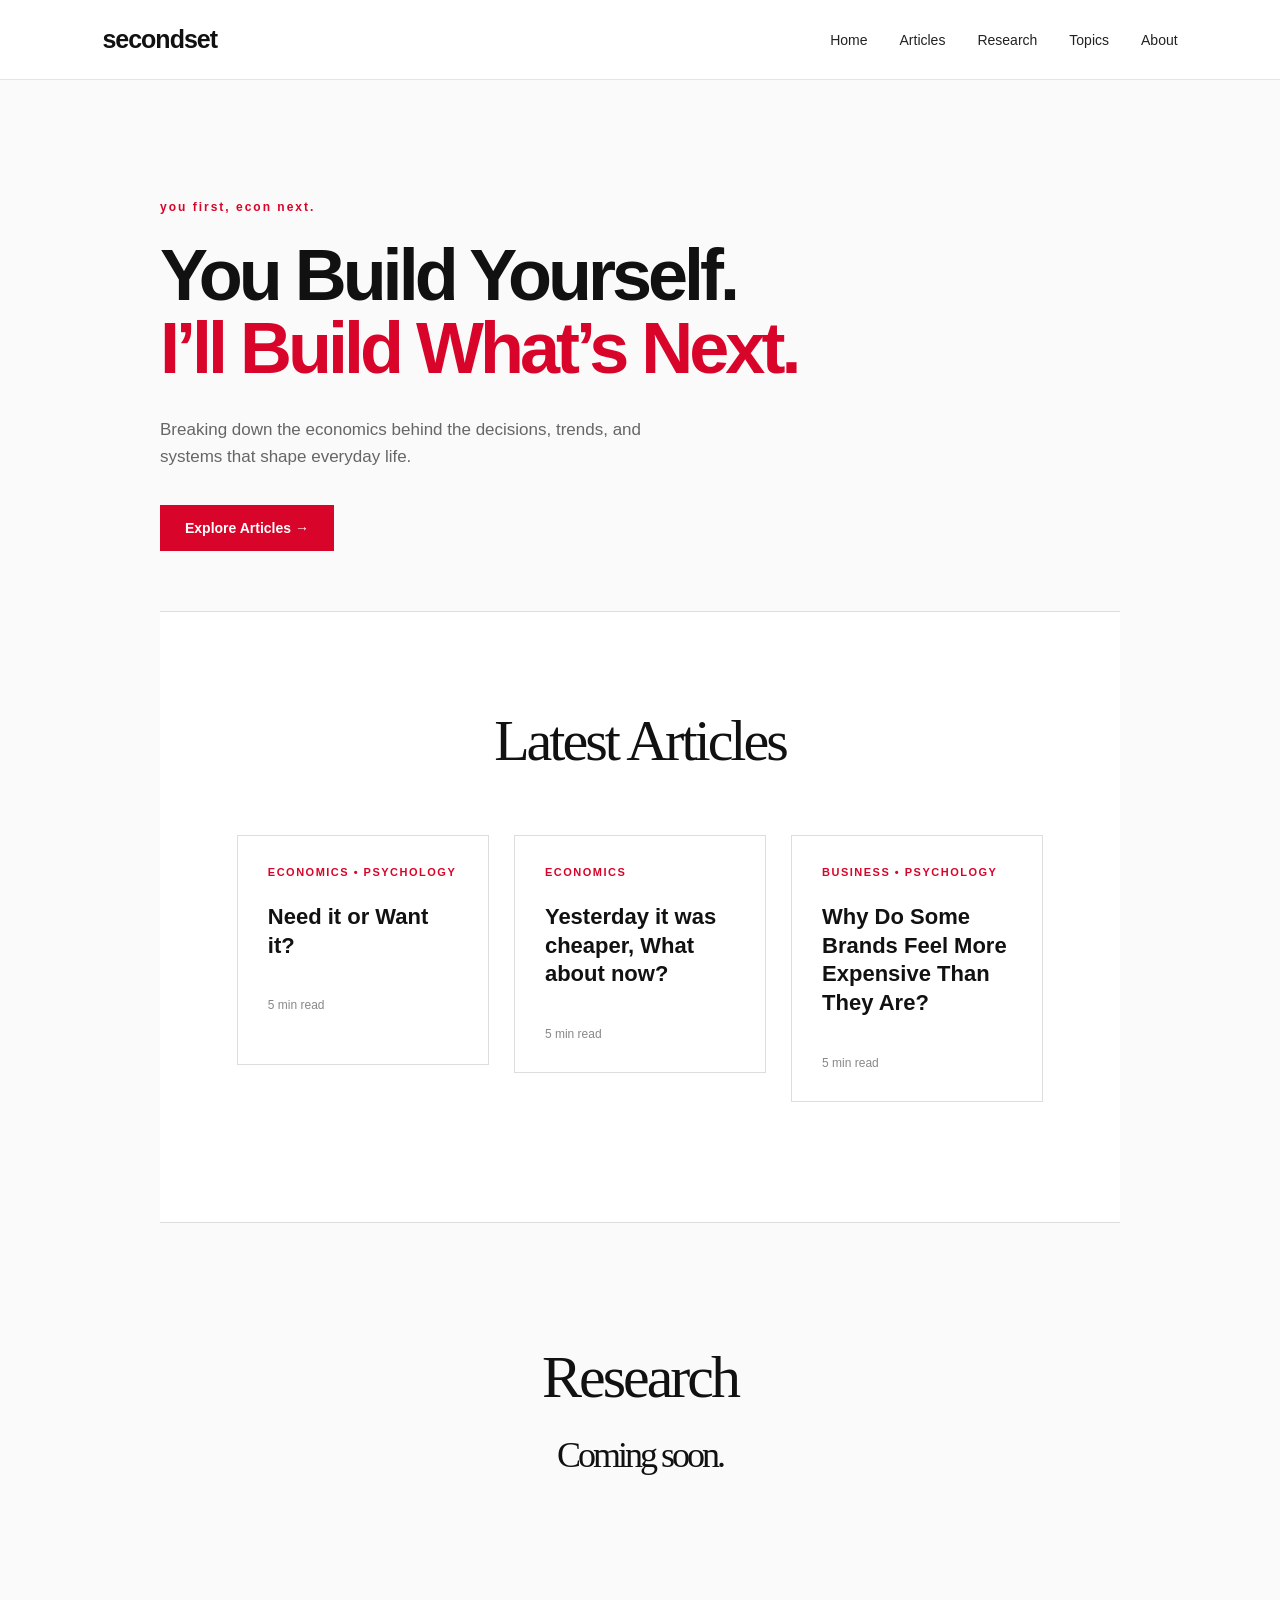
<file: index.html>
<!DOCTYPE html>
<html lang="en">
<head>
    <meta charset="UTF-8">
    <meta name="viewport" content="width=device-width, initial-scale=1.0">
    <meta name="google-site-verification" content="C6ClDFffFBDO25cGEh74CQ3My237mkBE4cnzXi_xLuU" />
    <title>secondset</title>
    <link rel="stylesheet" href="style.css">
</head>

<body>

    <header>
        <div class="logo">secondset</div>

  <nav>
    <a href="index.html">Home</a>
    <a href="articles.html">Articles</a>
    <a href="index.html#research">Research</a>
    <a href="topics.html">Topics</a>
    <a href="about.html">About</a>
</nav>
</nav>
    </header>


    <main>

        <!-- HERO -->

        <section class="hero">

            <p class="small-title">you first, econ next.</p>

            <h1>
                You Build Yourself.<br>
                <span>I’ll Build What’s Next.</span>
            </h1>

            <p class="description">
                Breaking down the economics behind the decisions,
                trends, and systems that shape everyday life.
            </p>

        <button onclick="window.location.href='articles.html'">
    Explore Articles →
</button>


</section\>


 <!-- ARTICLES -->
<section class="articles">

    <div class="section-title">
        <h2>Latest Articles</h2>
    </div>

    <div class="article-grid">

        <a href="article.html" class="article-link">
            <article>
                <p>ECONOMICS • PSYCHOLOGY</p>

                <h3>Need it or Want it?</h3>

                <span>5 min read</span>
            </article>
        </a>

        <a href="price-changes.html" class="article-link">
            <article>
                <p>ECONOMICS</p>

                <h3>Yesterday it was cheaper, What about now?</h3>

                <span>5 min read</span>
            </article>
        </a>

        <a href="brand-perception.html" class="article-link">
    <article>
        <p>BUSINESS • PSYCHOLOGY</p>

        <h3>Why Do Some Brands Feel More Expensive Than They Are?</h3>

        <span>5 min read</span>
    </article>
</a>

    </div>

</section>


<!-- RESEARCH -->

<section class="research" id="research">

    <div class="research-intro">

        <p class="research-label">Research</p>

        <h2>Coming soon.</h2>

    </div>

</section>    </main>
<script>
document.querySelector('.hero button').onclick = function() {
    window.location.href = 'articles.html';
};
</script>
</body>
</html>
</file>
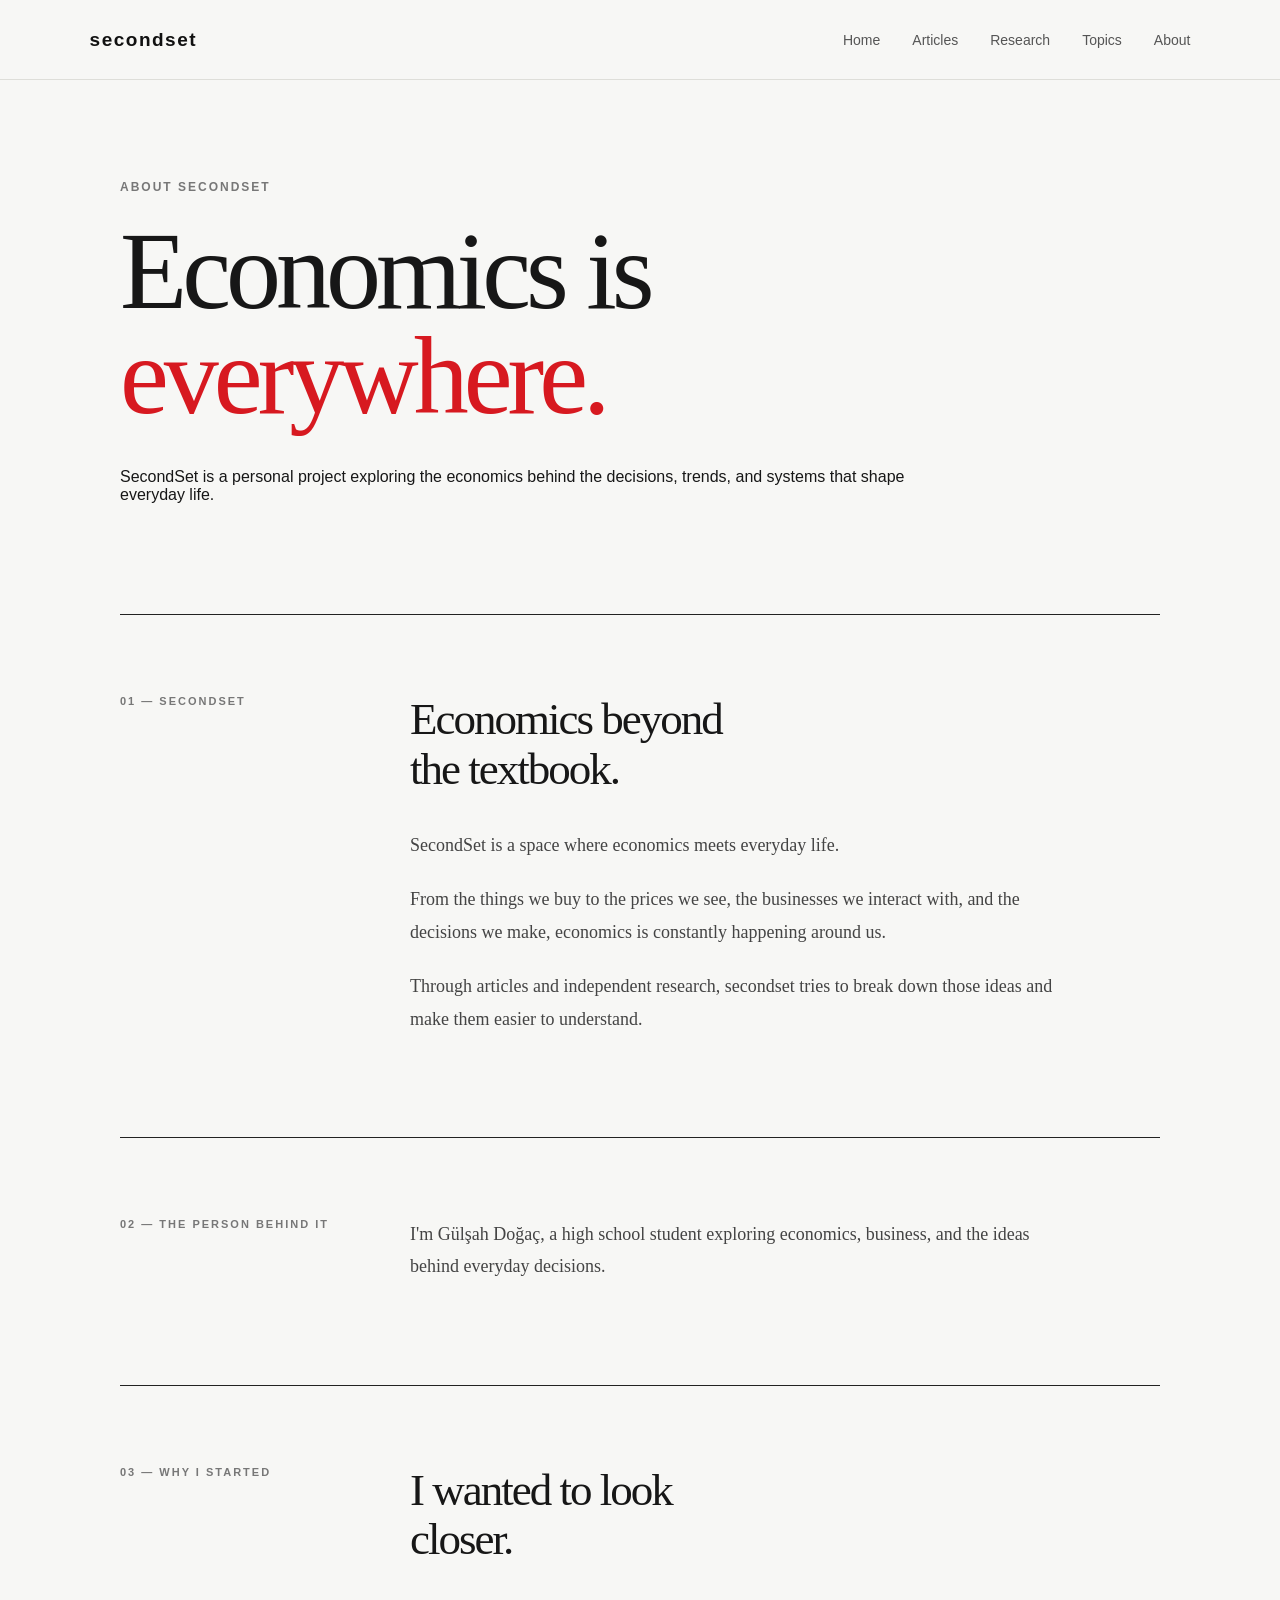
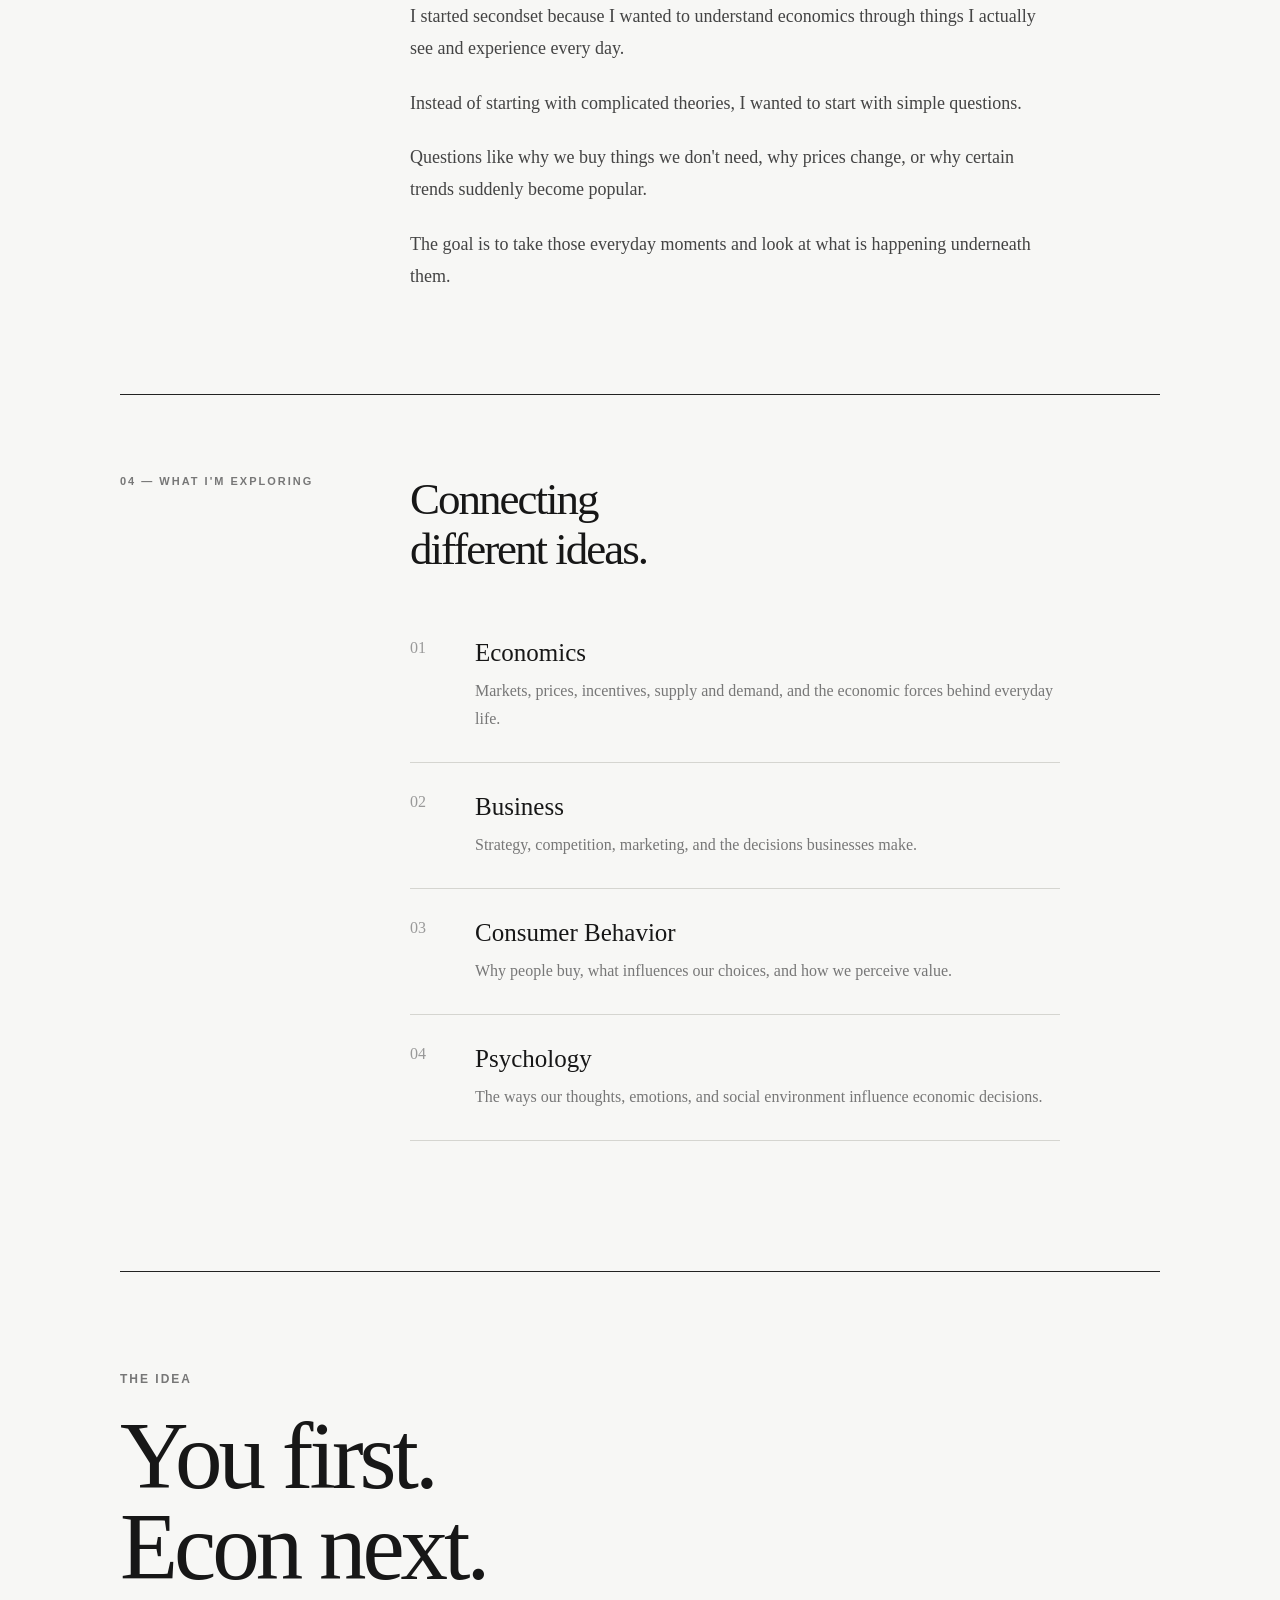
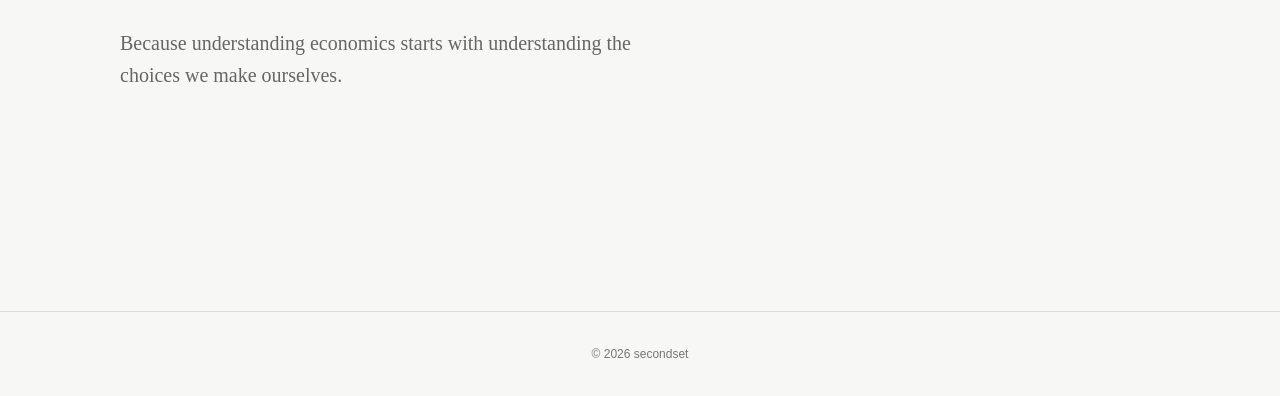
<file: about.html>
<!DOCTYPE html>
<html lang="en">

<head>
    <meta charset="UTF-8">
    <meta name="viewport" content="width=device-width, initial-scale=1.0">

    <title>About | secondset</title>

    <link rel="stylesheet" href="about.css">
</head>

<body>

    <!-- NAVIGATION -->

    <header class="navbar">

        <a href="index.html" class="logo">
            secondset
        </a>

        <nav>
            <a href="index.html">Home</a>
            <a href="articles.html">Articles</a>
            <a href="index.html#research">Research</a>
            <a href="topics.html">Topics</a>
            <a href="about.html">About</a>
        </nav>

    </header>


    <main class="about-page">


        <!-- INTRO -->

        <section class="about-hero">

            <p class="eyebrow">
                ABOUT SECONDSET
            </p>

            <h1>
                Economics is<br>
                <span>everywhere.</span>
            </h1>

            <p class="intro">
                SecondSet is a personal project exploring the economics
                behind the decisions, trends, and systems that shape
                everyday life.
            </p>

        </section>


        <!-- WHAT IS SECONDSET -->

        <section class="about-section">

            <div class="section-label">
                01 — SECONDSET
            </div>

            <div class="section-content">

                <h2>
                    Economics beyond<br>
                    the textbook.
                </h2>

                <p>
                    SecondSet is a space where economics meets everyday
                    life.
                </p>

                <p>
                    From the things we buy to the prices we see, the
                    businesses we interact with, and the decisions we make,
                    economics is constantly happening around us.
                </p>

                <p>
                    Through articles and independent research, secondset
                    tries to break down those ideas and make them easier
                    to understand.
                </p>

            </div>

        </section>


      <!-- ABOUT ME -->

<section class="about-section">

    <div class="section-label">
        02 — THE PERSON BEHIND IT
    </div>

    <div class="section-content">

        <p>
            I'm Gülşah Doğaç, a high school student exploring economics,
            business, and the ideas behind everyday decisions.
        </p>

    </div>

</section>

        <!-- WHY I STARTED -->

        <section class="about-section">

            <div class="section-label">
                03 — WHY I STARTED
            </div>

            <div class="section-content">

                <h2>
                    I wanted to look<br>
                    closer.
                </h2>

                <p>
                    I started secondset because I wanted to understand
                    economics through things I actually see and experience
                    every day.
                </p>

                <p>
                    Instead of starting with complicated theories, I wanted
                    to start with simple questions.
                </p>

                <p>
                    Questions like why we buy things we don't need, why
                    prices change, or why certain trends suddenly become
                    popular.
                </p>

                <p>
                    The goal is to take those everyday moments and look at
                    what is happening underneath them.
                </p>

            </div>

        </section>


        <!-- WHAT I'M EXPLORING -->

        <section class="about-section">

            <div class="section-label">
                04 — WHAT I'M EXPLORING
            </div>

            <div class="section-content">

                <h2>
                    Connecting<br>
                    different ideas.
                </h2>

                <div class="about-item">

                    <span>01</span>

                    <div>
                        <h3>Economics</h3>

                        <p>
                            Markets, prices, incentives, supply and demand,
                            and the economic forces behind everyday life.
                        </p>
                    </div>

                </div>


                <div class="about-item">

                    <span>02</span>

                    <div>
                        <h3>Business</h3>

                        <p>
                            Strategy, competition, marketing, and the
                            decisions businesses make.
                        </p>
                    </div>

                </div>


                <div class="about-item">

                    <span>03</span>

                    <div>
                        <h3>Consumer Behavior</h3>

                        <p>
                            Why people buy, what influences our choices,
                            and how we perceive value.
                        </p>
                    </div>

                </div>


                <div class="about-item">

                    <span>04</span>

                    <div>
                        <h3>Psychology</h3>

                        <p>
                            The ways our thoughts, emotions, and social
                            environment influence economic decisions.
                        </p>
                    </div>

                </div>

            </div>

        </section>


        <!-- CLOSING -->

        <section class="philosophy">

            <p class="eyebrow">
                THE IDEA
            </p>

            <h2>
                You first.<br>
                Econ next.
            </h2>

            <p>
                Because understanding economics starts with
                understanding the choices we make ourselves.
            </p>

        </section>


    </main>


    <footer>

        <p>
            © 2026 secondset
        </p>

    </footer>

</body>

</html>
</file>
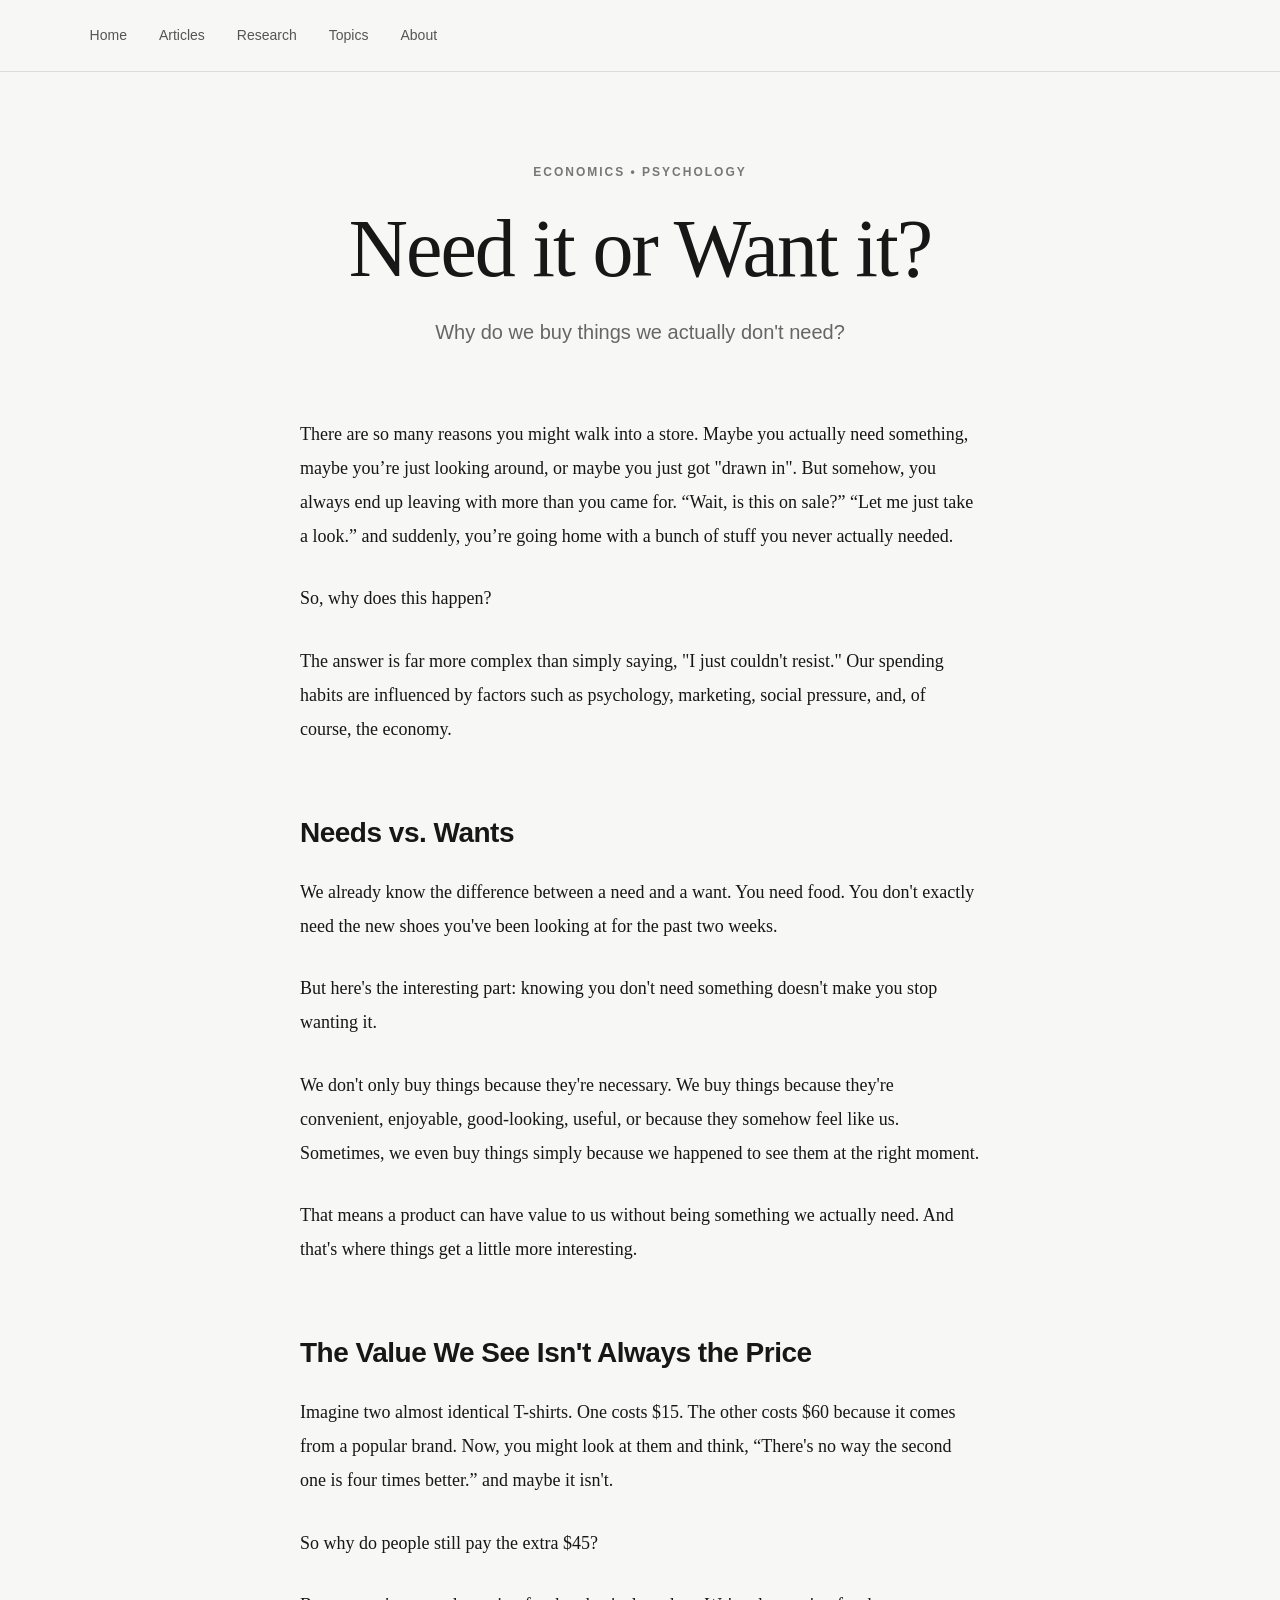
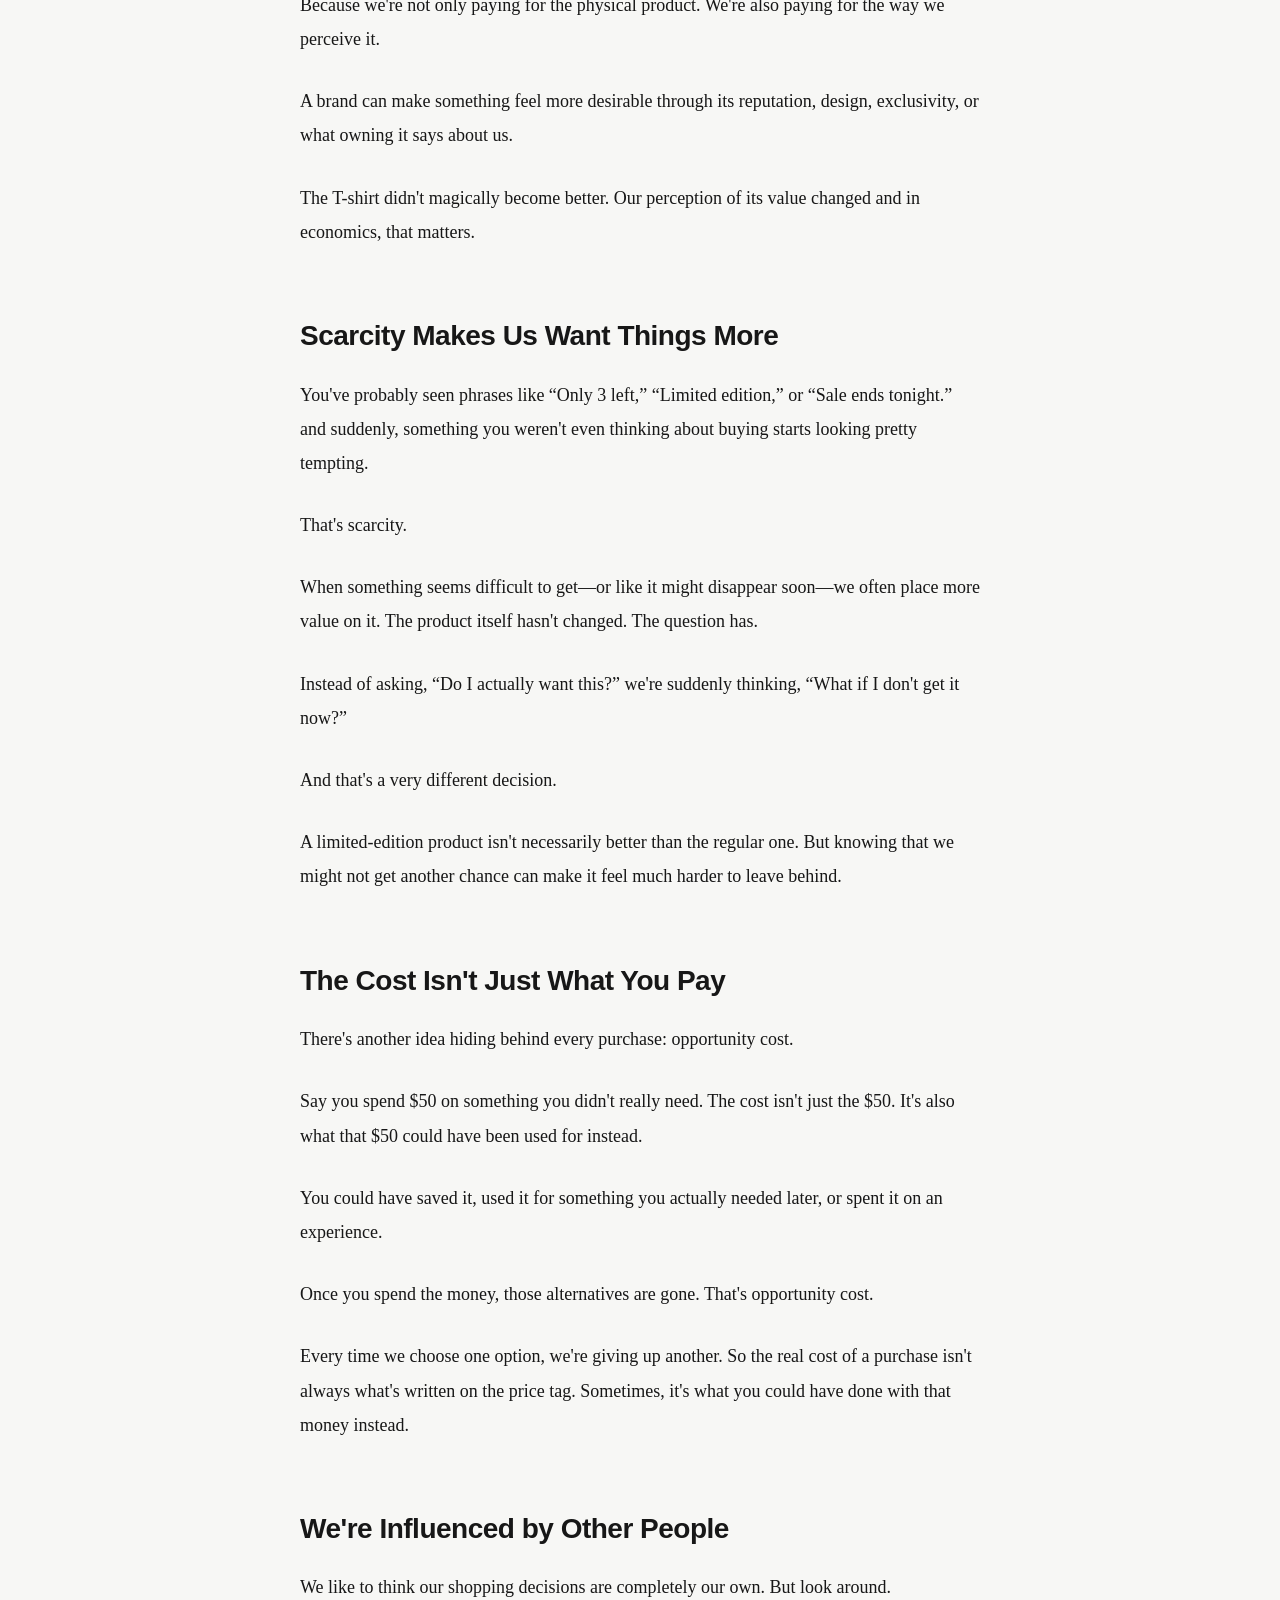
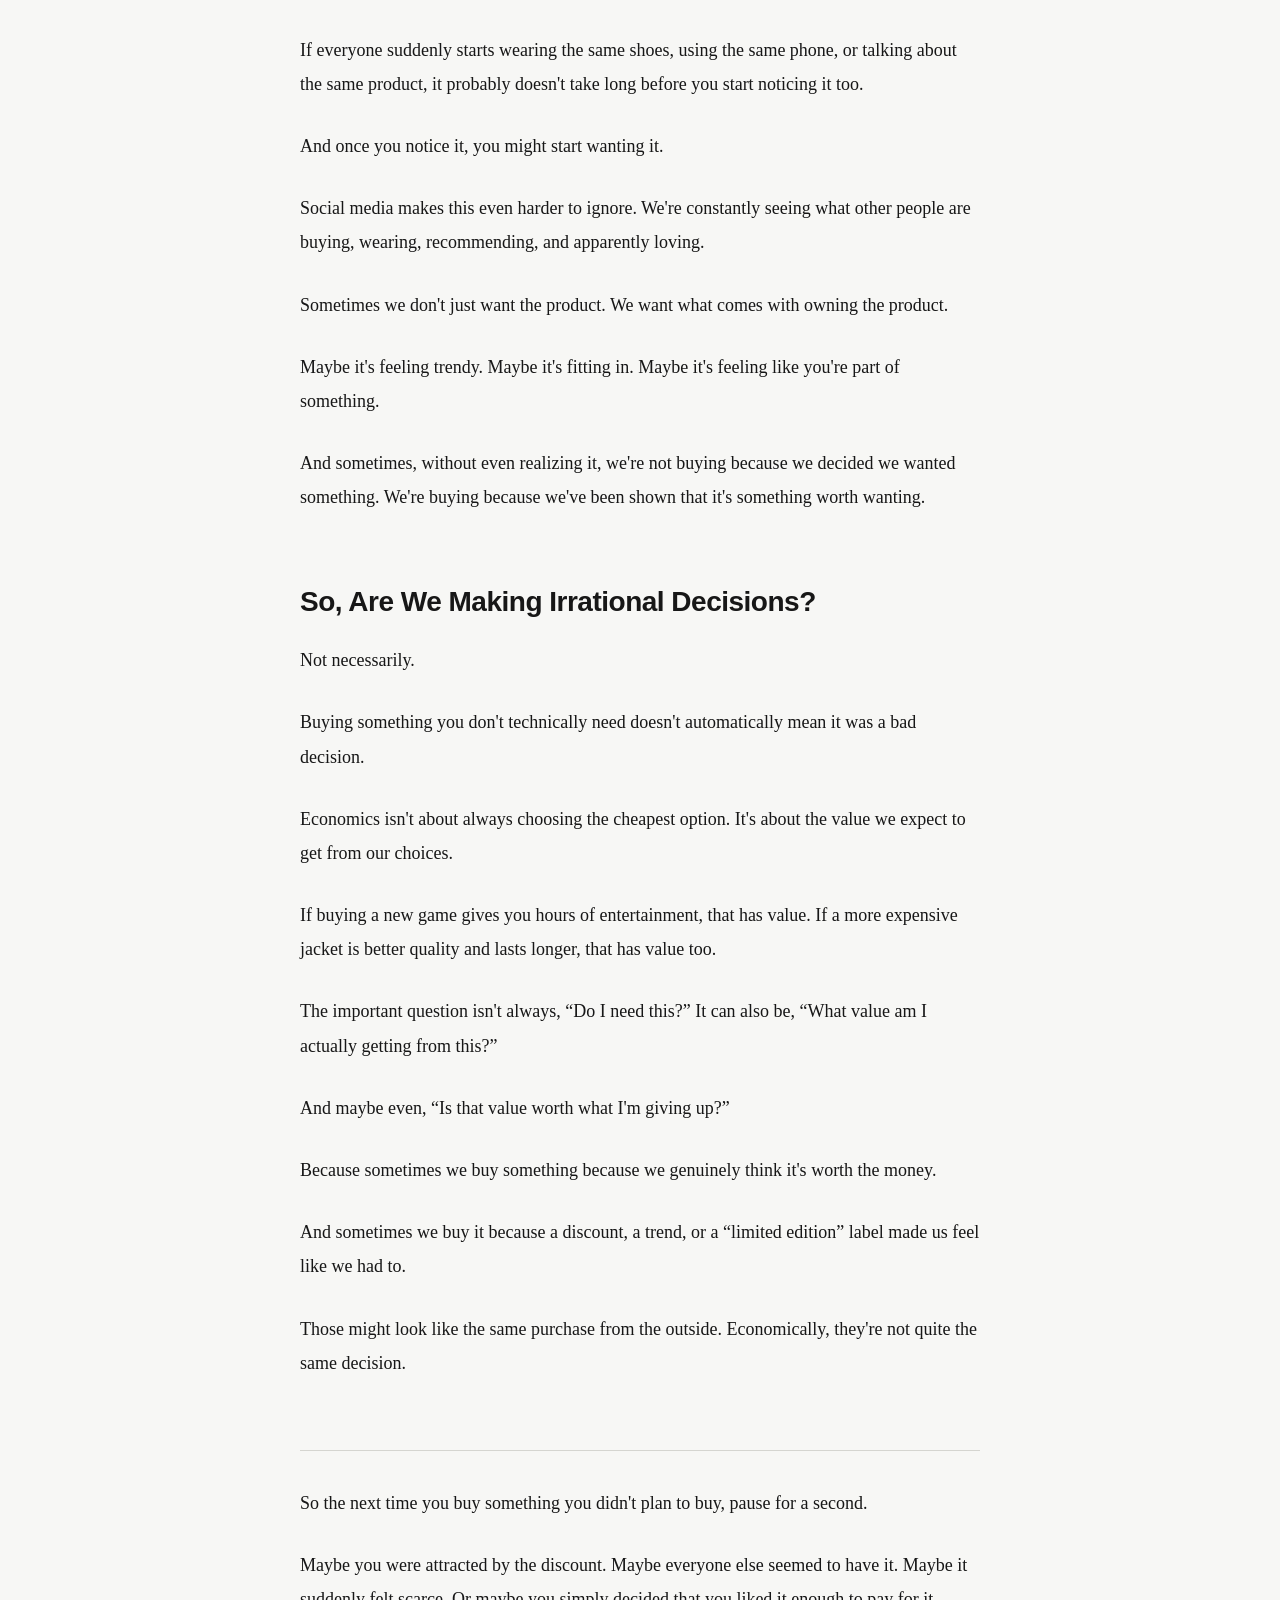
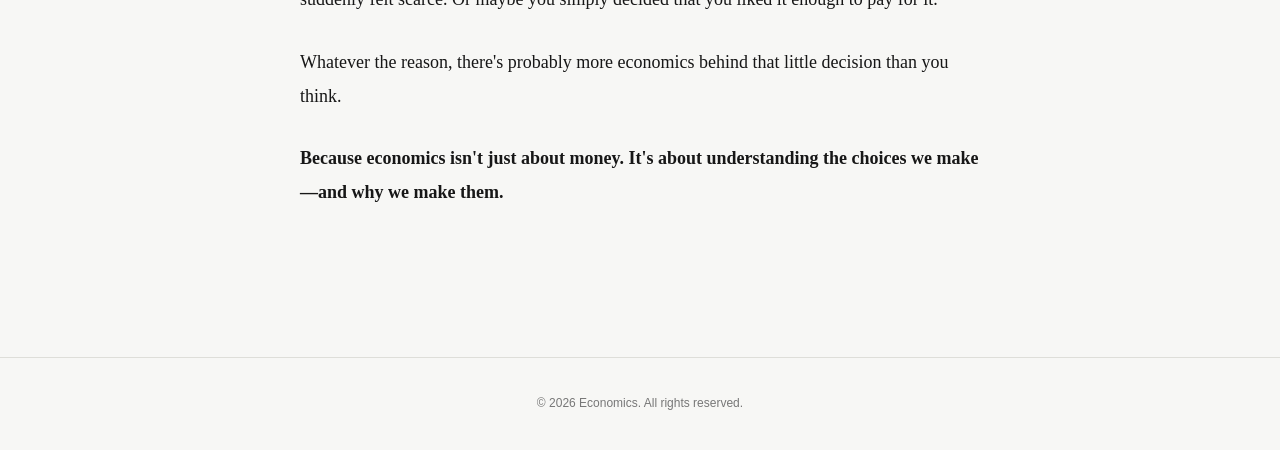
<file: article.html>
<!DOCTYPE html>
<html lang="en">
<head>
    <meta charset="UTF-8">
    <meta name="viewport" content="width=device-width, initial-scale=1.0">

    <title>Need it or Want it? | Economics</title>

    <link rel="stylesheet" href="article.css">
</head>

<body>

    <!-- NAVIGATION -->
    <header class="navbar">
    
</a>

        <nav>
    <a href="index.html">Home</a>
    <a href="articles.html">Articles</a>
    <a href="index.html#research">Research</a>
    <a href="topics.html">Topics</a>
    <a href="about.html">About</a>
</nav>
        </nav>
    </header>


    <!-- ARTICLE -->
    <main class="article-container">

        <article>

            <header class="article-header">

                <p class="article-category">ECONOMICS • PSYCHOLOGY</p>

                <h1>Need it or Want it?</h1>

                <p class="article-subtitle">
                    Why do we buy things we actually don't need?
                </p>

            </header>


            <div class="article-content">

                <p>
                    There are so many reasons you might walk into a store.
                    Maybe you actually need something, maybe you’re just looking
                    around, or maybe you just got "drawn in". But somehow, you
                    always end up leaving with more than you came for.
                    “Wait, is this on sale?” “Let me just take a look.” and
                    suddenly, you’re going home with a bunch of stuff you never
                    actually needed.
                </p>

                <p>
                    So, why does this happen?
                </p>

                <p>
                    The answer is far more complex than simply saying,
                    "I just couldn't resist." Our spending habits are influenced
                    by factors such as psychology, marketing, social pressure,
                    and, of course, the economy.
                </p>


                <h2>Needs vs. Wants</h2>

                <p>
                    We already know the difference between a need and a want.
                    You need food. You don't exactly need the new shoes you've
                    been looking at for the past two weeks.
                </p>

                <p>
                    But here's the interesting part: knowing you don't need
                    something doesn't make you stop wanting it.
                </p>

                <p>
                    We don't only buy things because they're necessary.
                    We buy things because they're convenient, enjoyable,
                    good-looking, useful, or because they somehow feel like us.
                    Sometimes, we even buy things simply because we happened to
                    see them at the right moment.
                </p>

                <p>
                    That means a product can have value to us without being
                    something we actually need. And that's where things get a
                    little more interesting.
                </p>


                <h2>The Value We See Isn't Always the Price</h2>

                <p>
                    Imagine two almost identical T-shirts. One costs $15.
                    The other costs $60 because it comes from a popular brand.
                    Now, you might look at them and think, “There's no way the
                    second one is four times better.” and maybe it isn't.
                </p>

                <p>
                    So why do people still pay the extra $45?
                </p>

                <p>
                    Because we're not only paying for the physical product.
                    We're also paying for the way we perceive it.
                </p>

                <p>
                    A brand can make something feel more desirable through its
                    reputation, design, exclusivity, or what owning it says
                    about us.
                </p>

                <p>
                    The T-shirt didn't magically become better. Our perception
                    of its value changed and in economics, that matters.
                </p>


                <h2>Scarcity Makes Us Want Things More</h2>

                <p>
                    You've probably seen phrases like “Only 3 left,”
                    “Limited edition,” or “Sale ends tonight.” and suddenly,
                    something you weren't even thinking about buying starts
                    looking pretty tempting.
                </p>

                <p>
                    That's scarcity.
                </p>

                <p>
                    When something seems difficult to get—or like it might
                    disappear soon—we often place more value on it.
                    The product itself hasn't changed. The question has.
                </p>

                <p>
                    Instead of asking, “Do I actually want this?” we're suddenly
                    thinking, “What if I don't get it now?”
                </p>

                <p>
                    And that's a very different decision.
                </p>

                <p>
                    A limited-edition product isn't necessarily better than the
                    regular one. But knowing that we might not get another chance
                    can make it feel much harder to leave behind.
                </p>


                <h2>The Cost Isn't Just What You Pay</h2>

                <p>
                    There's another idea hiding behind every purchase:
                    opportunity cost.
                </p>

                <p>
                    Say you spend $50 on something you didn't really need.
                    The cost isn't just the $50. It's also what that $50 could
                    have been used for instead.
                </p>

                <p>
                    You could have saved it, used it for something you actually
                    needed later, or spent it on an experience.
                </p>

                <p>
                    Once you spend the money, those alternatives are gone.
                    That's opportunity cost.
                </p>

                <p>
                    Every time we choose one option, we're giving up another.
                    So the real cost of a purchase isn't always what's written
                    on the price tag. Sometimes, it's what you could have done
                    with that money instead.
                </p>


                <h2>We're Influenced by Other People</h2>

                <p>
                    We like to think our shopping decisions are completely our
                    own. But look around.
                </p>

                <p>
                    If everyone suddenly starts wearing the same shoes, using
                    the same phone, or talking about the same product, it
                    probably doesn't take long before you start noticing it too.
                </p>

                <p>
                    And once you notice it, you might start wanting it.
                </p>

                <p>
                    Social media makes this even harder to ignore. We're
                    constantly seeing what other people are buying, wearing,
                    recommending, and apparently loving.
                </p>

                <p>
                    Sometimes we don't just want the product. We want what comes
                    with owning the product.
                </p>

                <p>
                    Maybe it's feeling trendy. Maybe it's fitting in. Maybe it's
                    feeling like you're part of something.
                </p>

                <p>
                    And sometimes, without even realizing it, we're not buying
                    because we decided we wanted something. We're buying because
                    we've been shown that it's something worth wanting.
                </p>


                <h2>So, Are We Making Irrational Decisions?</h2>

                <p>
                    Not necessarily.
                </p>

                <p>
                    Buying something you don't technically need doesn't
                    automatically mean it was a bad decision.
                </p>

                <p>
                    Economics isn't about always choosing the cheapest option.
                    It's about the value we expect to get from our choices.
                </p>

                <p>
                    If buying a new game gives you hours of entertainment,
                    that has value. If a more expensive jacket is better quality
                    and lasts longer, that has value too.
                </p>

                <p>
                    The important question isn't always, “Do I need this?”
                    It can also be, “What value am I actually getting from this?”
                </p>

                <p>
                    And maybe even, “Is that value worth what I'm giving up?”
                </p>

                <p>
                    Because sometimes we buy something because we genuinely
                    think it's worth the money.
                </p>

                <p>
                    And sometimes we buy it because a discount, a trend, or a
                    “limited edition” label made us feel like we had to.
                </p>

                <p>
                    Those might look like the same purchase from the outside.
                    Economically, they're not quite the same decision.
                </p>


                <div class="article-ending">

                    <p>
                        So the next time you buy something you didn't plan to buy,
                        pause for a second.
                    </p>

                    <p>
                        Maybe you were attracted by the discount. Maybe everyone
                        else seemed to have it. Maybe it suddenly felt scarce.
                        Or maybe you simply decided that you liked it enough to
                        pay for it.
                    </p>

                    <p>
                        Whatever the reason, there's probably more economics
                        behind that little decision than you think.
                    </p>

                    <p>
                        Because economics isn't just about money. It's about
                        understanding the choices we make—and why we make them.
                    </p>

                </div>

            </div>

        </article>

    </main>


    <!-- FOOTER -->
    <footer>
        <p>© 2026 Economics. All rights reserved.</p>
    </footer>


    

</body>
</html>
</file>
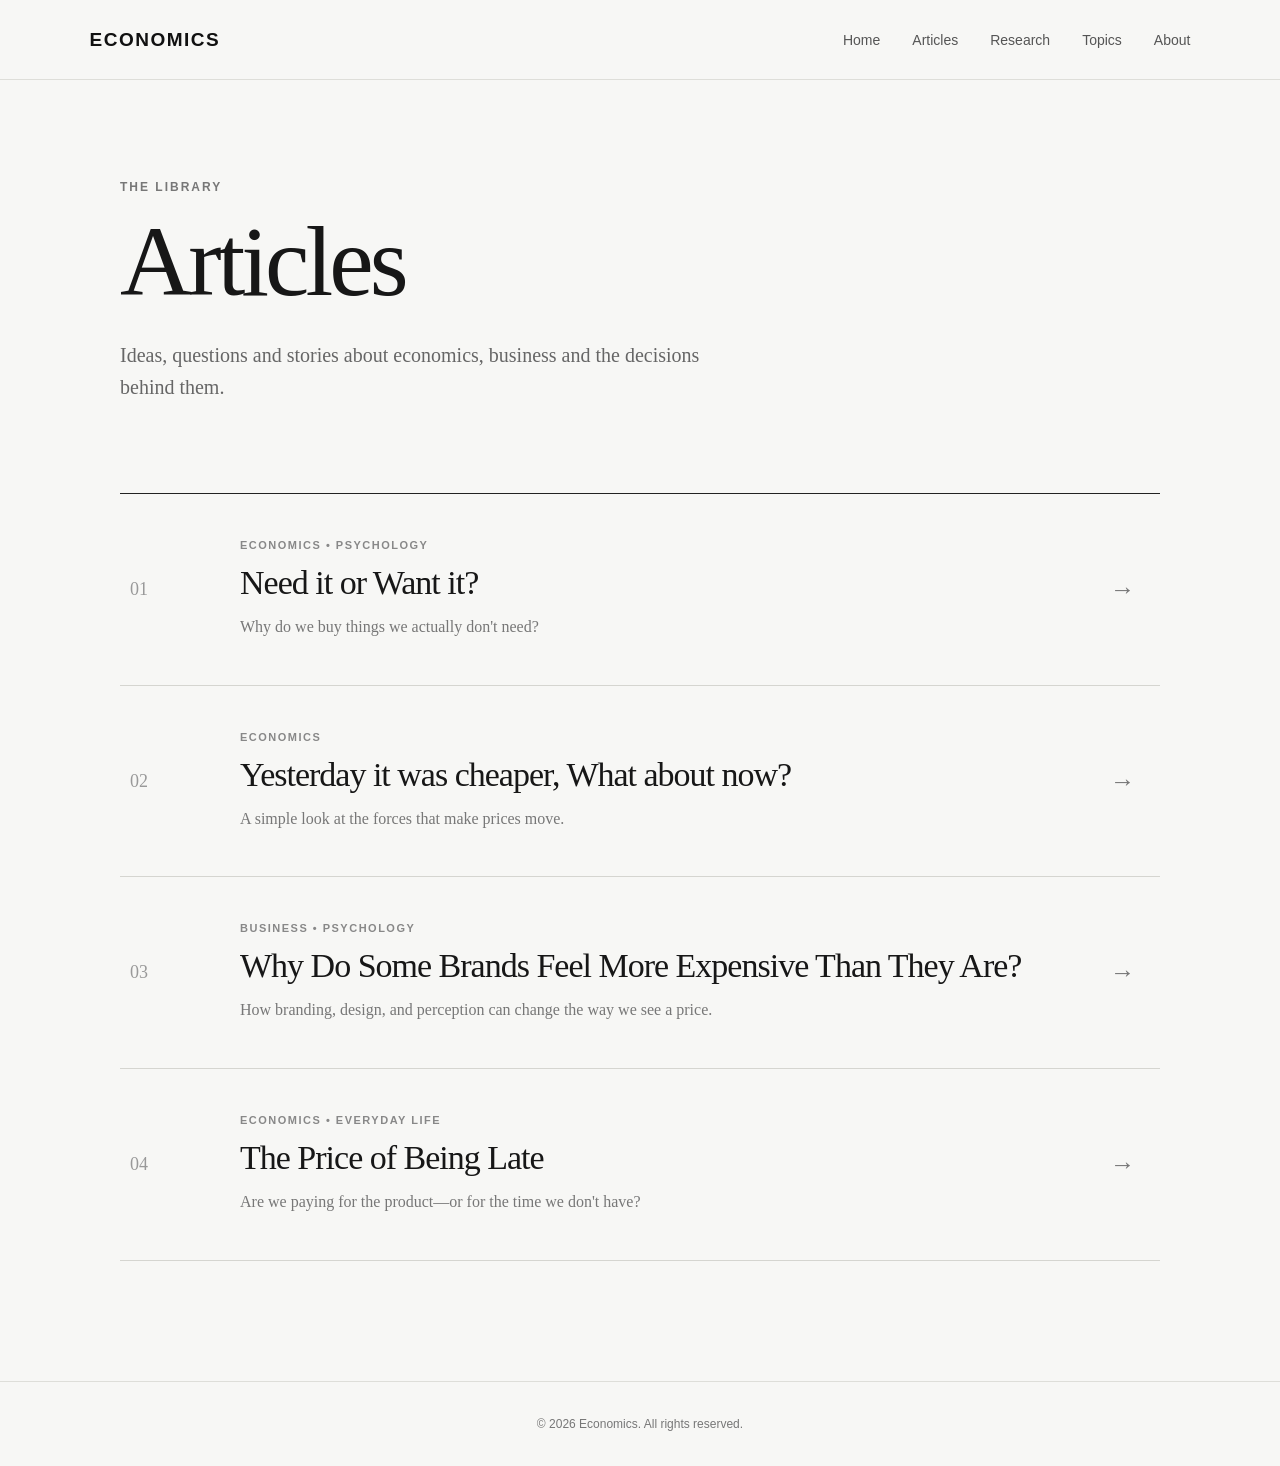
<file: articles.html>
<!DOCTYPE html>
<html lang="en">

<head>
    <meta charset="UTF-8">
    <meta name="viewport" content="width=device-width, initial-scale=1.0">

    <title>Articles | Economics</title>

    <link rel="stylesheet" href="articles.css">
</head>

<body>

    <header class="navbar">

        <a href="index.html" class="logo">
            ECONOMICS
        </a>

        <nav>
            <a href="index.html">Home</a>
            <a href="articles.html">Articles</a>
            <a href="index.html#research">Research</a>
            <a href="topics.html">Topics</a>
            <a href="about.html">About</a>
        </nav>

    </header>


    <main class="articles-page">

        <header class="articles-header">

            <p class="category">
                THE LIBRARY
            </p>

            <h1>Articles</h1>

            <p>
                Ideas, questions and stories about economics,
                business and the decisions behind them.
            </p>

        </header>


        <section class="article-list">


            <!-- ARTICLE 1 -->

            <a href="article.html" class="article-card">

                <div class="article-number">
                    01
                </div>

                <div class="article-info">

                    <p class="article-category">
                        ECONOMICS • PSYCHOLOGY
                    </p>

                    <h2>
                        Need it or Want it?
                    </h2>

                    <p class="description">
                        Why do we buy things we actually don't need?
                    </p>

                </div>

                <div class="arrow">
                    →
                </div>

            </a>


            <!-- ARTICLE 2 -->

            <a href="price-changes.html" class="article-card">

                <div class="article-number">
                    02
                </div>

                <div class="article-info">

                    <p class="article-category">
                        ECONOMICS
                    </p>

                    <h2>
                        Yesterday it was cheaper, What about now?
                    </h2>

                    <p class="description">
                        A simple look at the forces that make prices move.
                    </p>

                </div>

                <div class="arrow">
                    →
                </div>

            </a>


            <!-- ARTICLE 3 -->

            <a href="brand-perception.html" class="article-card">

                <div class="article-number">
                    03
                </div>

                <div class="article-info">

                    <p class="article-category">
                        BUSINESS • PSYCHOLOGY
                    </p>

                    <h2>
                        Why Do Some Brands Feel More Expensive Than They Are?
                    </h2>

                    <p class="description">
                        How branding, design, and perception can change the way we see a price.
                    </p>

                </div>

                <div class="arrow">
                    →
                </div>

            </a>


            <!-- ARTICLE 4 -->

            <a href="price-of-being-late.html" class="article-card">

                <div class="article-number">
                    04
                </div>

                <div class="article-info">

                    <p class="article-category">
                        ECONOMICS • EVERYDAY LIFE
                    </p>

                    <h2>
                        The Price of Being Late
                    </h2>

                    <p class="description">
                        Are we paying for the product—or for the time we don't have?
                    </p>

                </div>

                <div class="arrow">
                    →
                </div>

            </a>


        </section>

    </main>


    <footer>

        <p>
            © 2026 Economics. All rights reserved.
        </p>

    </footer>

</body>

</html>
</file>
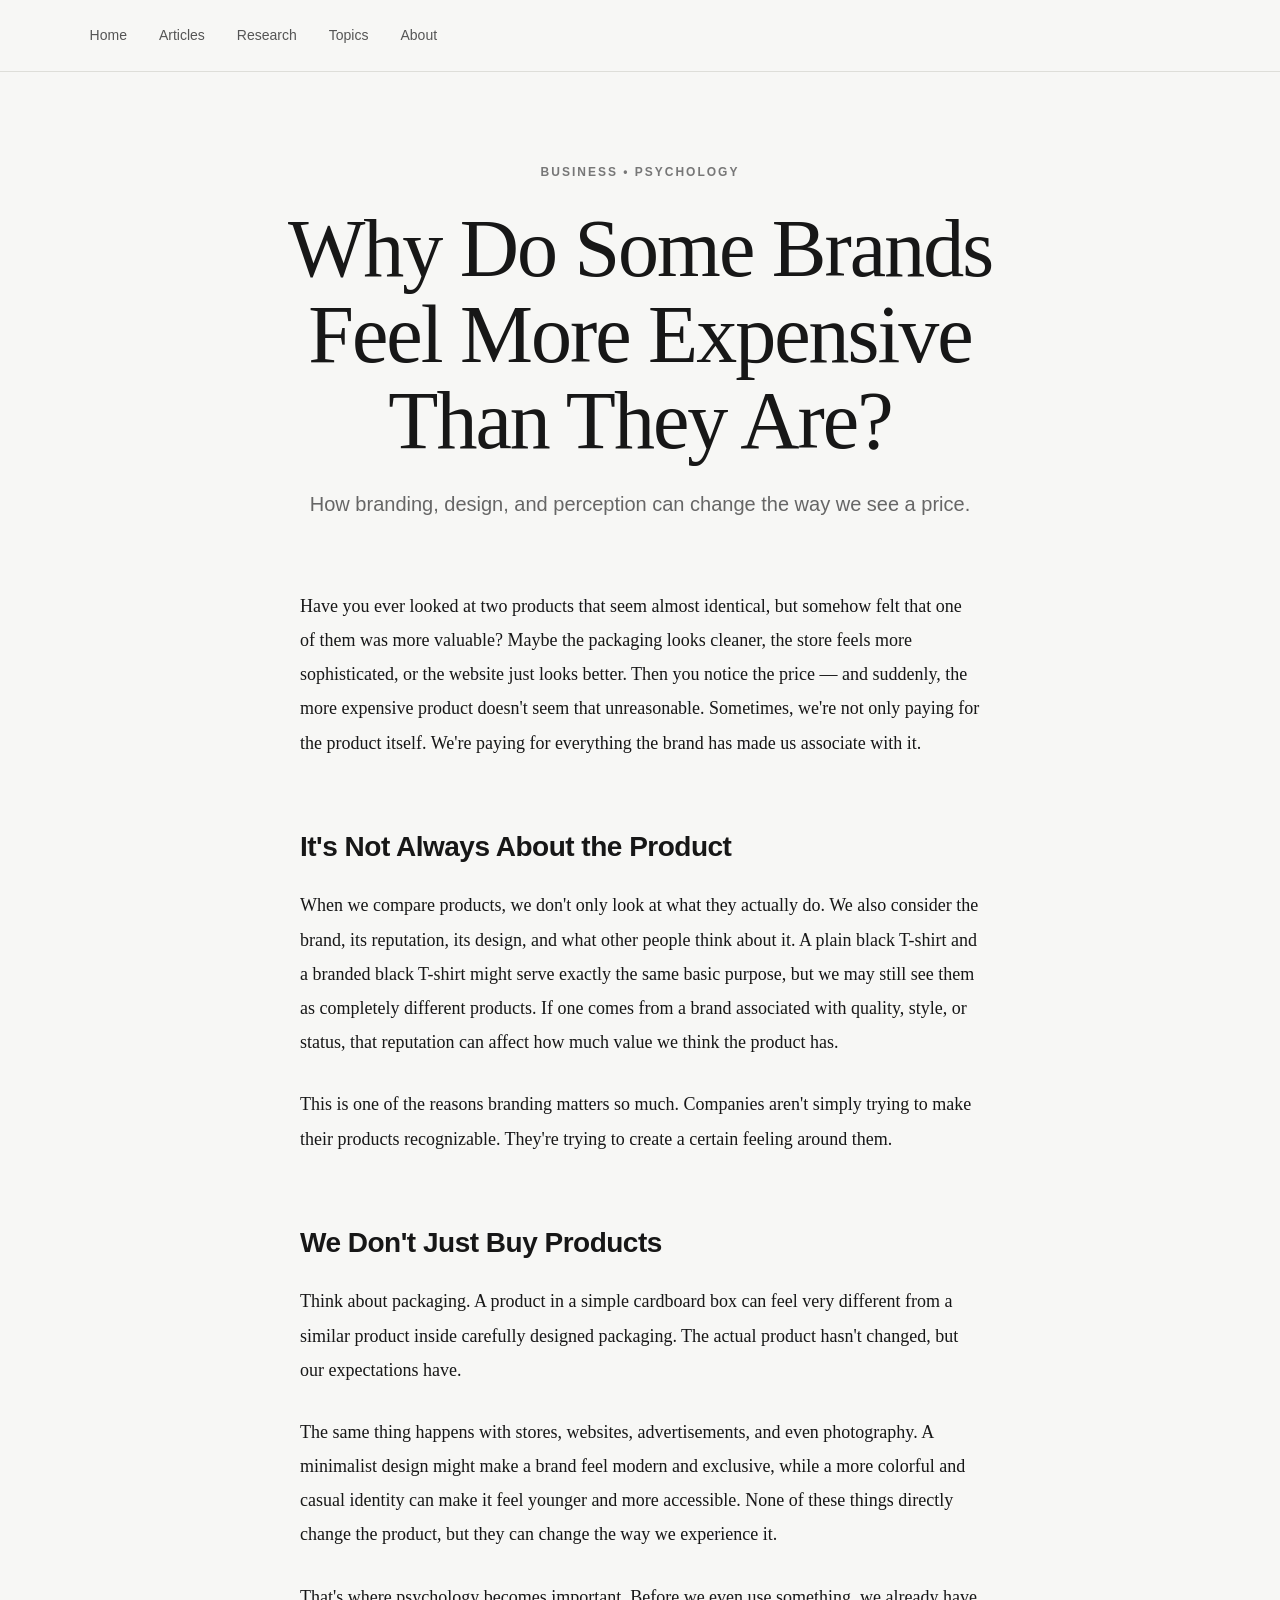
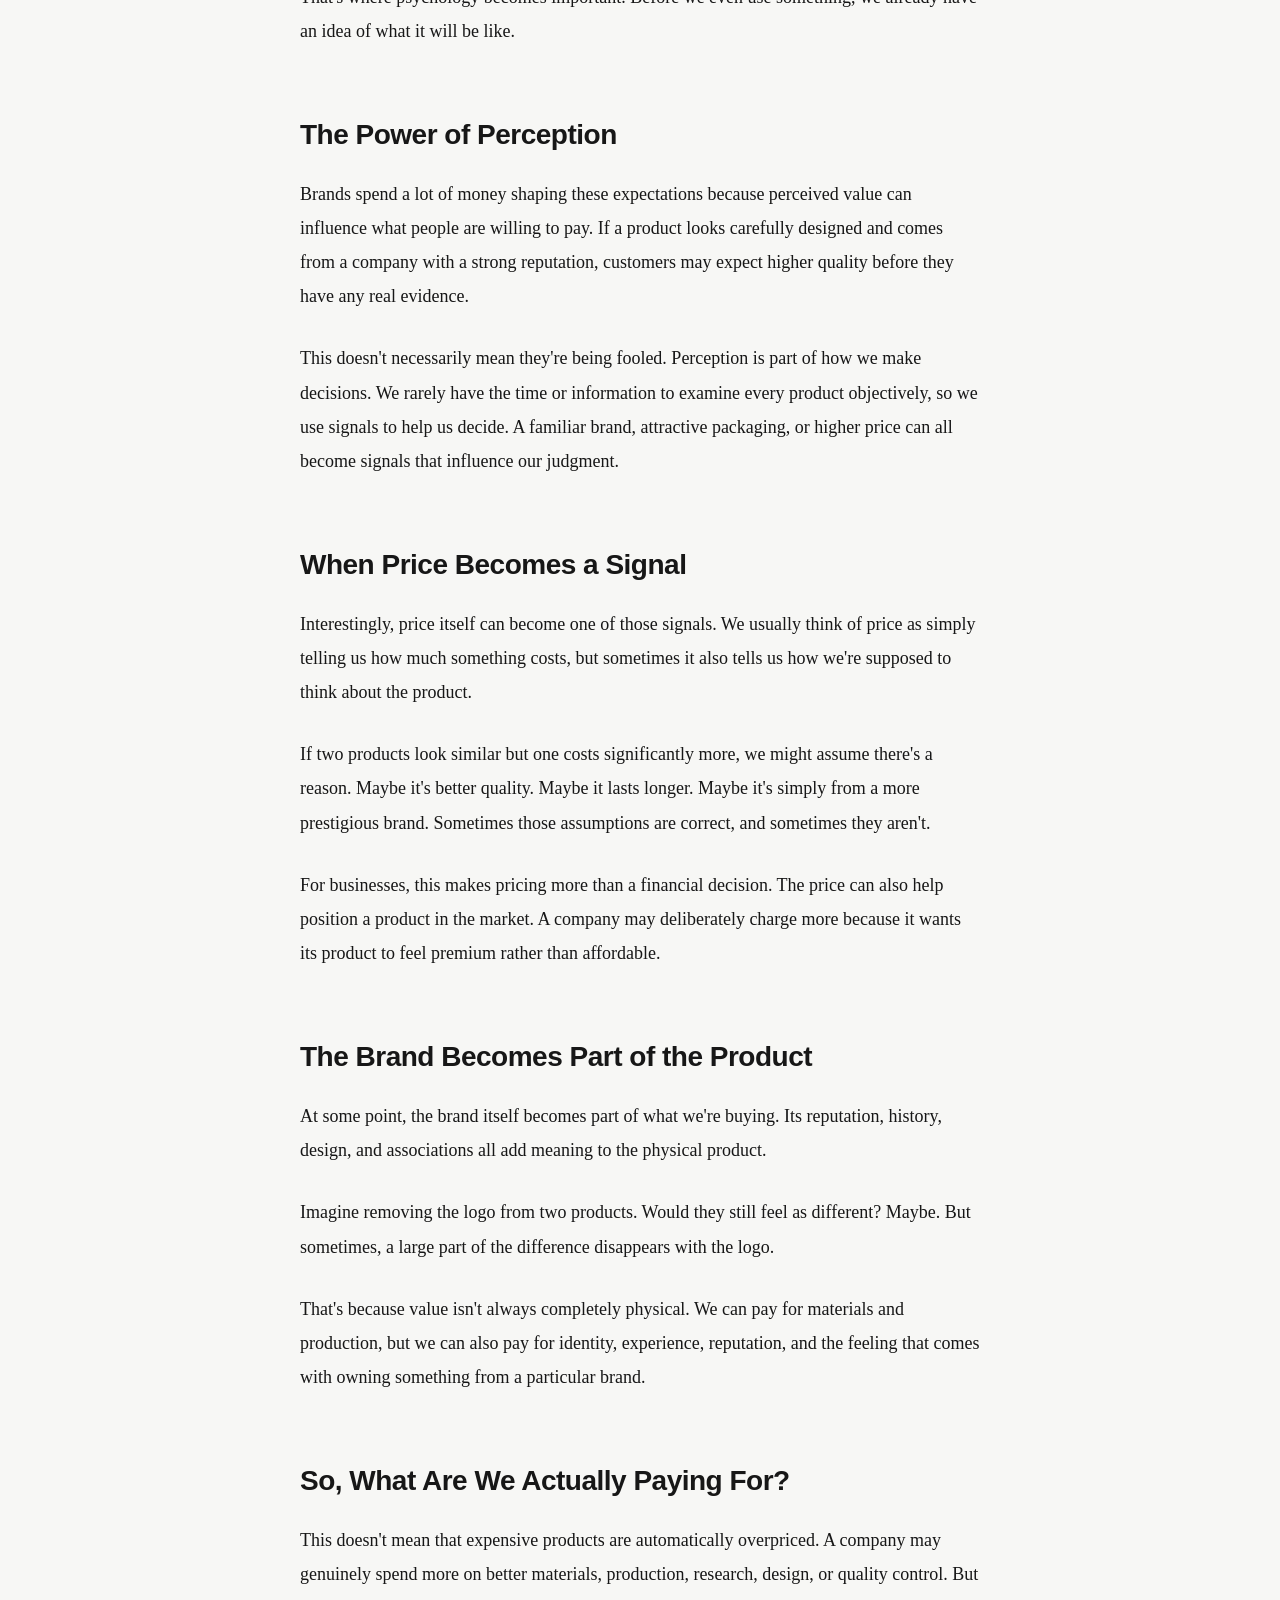
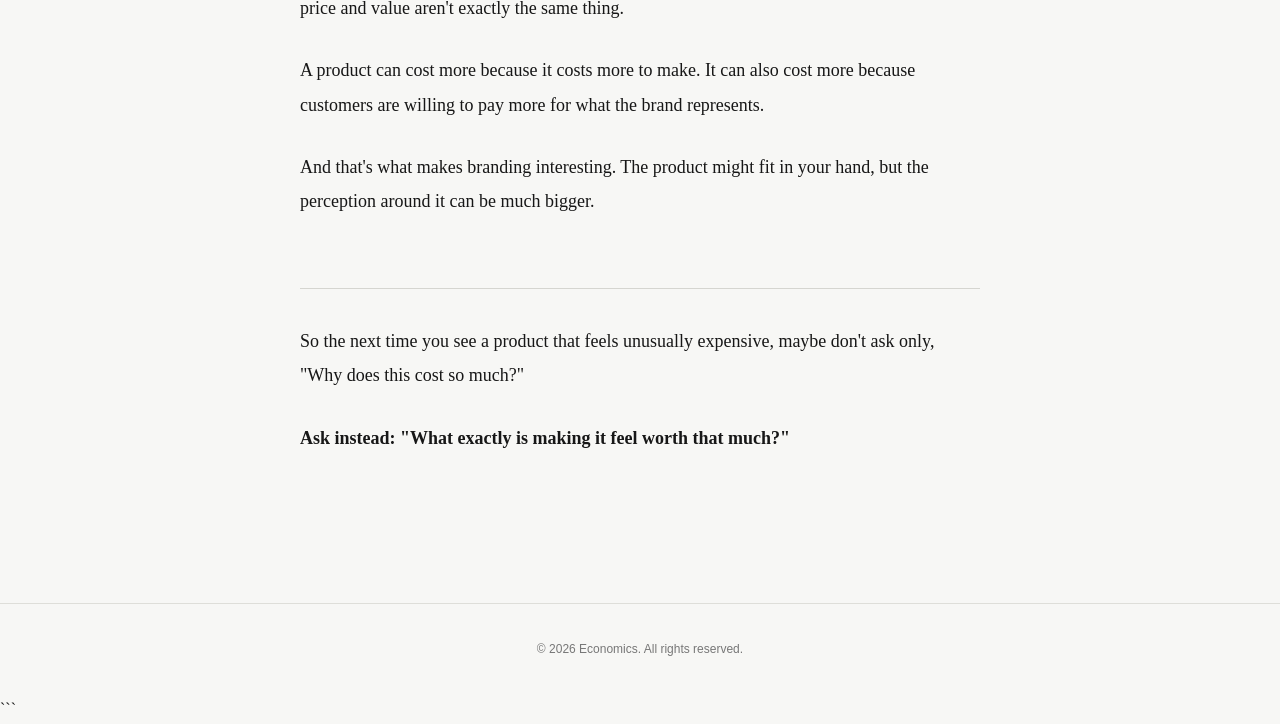
<file: brand-perception.html>
<!DOCTYPE html>
<html lang="en">
<head>
    <meta charset="UTF-8">
    <meta name="viewport" content="width=device-width, initial-scale=1.0">

    <title>Why Do Some Brands Feel More Expensive Than They Are? | Economics</title>

    <link rel="stylesheet" href="article.css">
</head>

<body>

    <!-- NAVIGATION -->
    <header class="navbar">

        
        </a>

        <nav>
            <a href="index.html">Home</a>
            <a href="articles.html">Articles</a>
            <a href="index.html#research">Research</a>
            <a href="topics.html">Topics</a>
            <a href="about.html">About</a>
        </nav>

    </header>


    <!-- ARTICLE -->
    <main class="article-container">

        <article>

            <header class="article-header">

                <p class="article-category">
                    BUSINESS • PSYCHOLOGY
                </p>

                <h1>
                    Why Do Some Brands Feel More Expensive Than They Are?
                </h1>

                <p class="article-subtitle">
                    How branding, design, and perception can change the way we see a price.
                </p>

            </header>


            <div class="article-content">

                <p>
                    Have you ever looked at two products that seem almost identical,
                    but somehow felt that one of them was more valuable? Maybe the
                    packaging looks cleaner, the store feels more sophisticated, or
                    the website just looks better. Then you notice the price — and
                    suddenly, the more expensive product doesn't seem that unreasonable.
                    Sometimes, we're not only paying for the product itself. We're
                    paying for everything the brand has made us associate with it.
                </p>


                <h2>It's Not Always About the Product</h2>

                <p>
                    When we compare products, we don't only look at what they actually
                    do. We also consider the brand, its reputation, its design, and what
                    other people think about it. A plain black T-shirt and a branded
                    black T-shirt might serve exactly the same basic purpose, but we
                    may still see them as completely different products. If one comes
                    from a brand associated with quality, style, or status, that
                    reputation can affect how much value we think the product has.
                </p>

                <p>
                    This is one of the reasons branding matters so much. Companies
                    aren't simply trying to make their products recognizable. They're
                    trying to create a certain feeling around them.
                </p>


                <h2>We Don't Just Buy Products</h2>

                <p>
                    Think about packaging. A product in a simple cardboard box can feel
                    very different from a similar product inside carefully designed
                    packaging. The actual product hasn't changed, but our expectations
                    have.
                </p>

                <p>
                    The same thing happens with stores, websites, advertisements, and
                    even photography. A minimalist design might make a brand feel
                    modern and exclusive, while a more colorful and casual identity
                    can make it feel younger and more accessible. None of these things
                    directly change the product, but they can change the way we
                    experience it.
                </p>

                <p>
                    That's where psychology becomes important. Before we even use
                    something, we already have an idea of what it will be like.
                </p>


                <h2>The Power of Perception</h2>

                <p>
                    Brands spend a lot of money shaping these expectations because
                    perceived value can influence what people are willing to pay. If a
                    product looks carefully designed and comes from a company with a
                    strong reputation, customers may expect higher quality before they
                    have any real evidence.
                </p>

                <p>
                    This doesn't necessarily mean they're being fooled. Perception is
                    part of how we make decisions. We rarely have the time or
                    information to examine every product objectively, so we use signals
                    to help us decide. A familiar brand, attractive packaging, or
                    higher price can all become signals that influence our judgment.
                </p>


                <h2>When Price Becomes a Signal</h2>

                <p>
                    Interestingly, price itself can become one of those signals. We
                    usually think of price as simply telling us how much something
                    costs, but sometimes it also tells us how we're supposed to think
                    about the product.
                </p>

                <p>
                    If two products look similar but one costs significantly more, we
                    might assume there's a reason. Maybe it's better quality. Maybe it
                    lasts longer. Maybe it's simply from a more prestigious brand.
                    Sometimes those assumptions are correct, and sometimes they aren't.
                </p>

                <p>
                    For businesses, this makes pricing more than a financial decision.
                    The price can also help position a product in the market. A company
                    may deliberately charge more because it wants its product to feel
                    premium rather than affordable.
                </p>


                <h2>The Brand Becomes Part of the Product</h2>

                <p>
                    At some point, the brand itself becomes part of what we're buying.
                    Its reputation, history, design, and associations all add meaning
                    to the physical product.
                </p>

                <p>
                    Imagine removing the logo from two products. Would they still feel
                    as different? Maybe. But sometimes, a large part of the difference
                    disappears with the logo.
                </p>

                <p>
                    That's because value isn't always completely physical. We can pay
                    for materials and production, but we can also pay for identity,
                    experience, reputation, and the feeling that comes with owning
                    something from a particular brand.
                </p>


                <h2>So, What Are We Actually Paying For?</h2>

                <p>
                    This doesn't mean that expensive products are automatically
                    overpriced. A company may genuinely spend more on better materials,
                    production, research, design, or quality control. But price and
                    value aren't exactly the same thing.
                </p>

                <p>
                    A product can cost more because it costs more to make. It can also
                    cost more because customers are willing to pay more for what the
                    brand represents.
                </p>

                <p>
                    And that's what makes branding interesting. The product might fit
                    in your hand, but the perception around it can be much bigger.
                </p>


                <div class="article-ending">

                    <p>
                        So the next time you see a product that feels unusually expensive,
                        maybe don't ask only, "Why does this cost so much?"
                    </p>

                    <p>
                        Ask instead: "What exactly is making it feel worth that much?"
                    </p>

                </div>

            </div>

        </article>

    </main>


    <!-- FOOTER -->
    <footer>
        <p>© 2026 Economics. All rights reserved.</p>
    </footer>

</body>
</html>
```
</file>
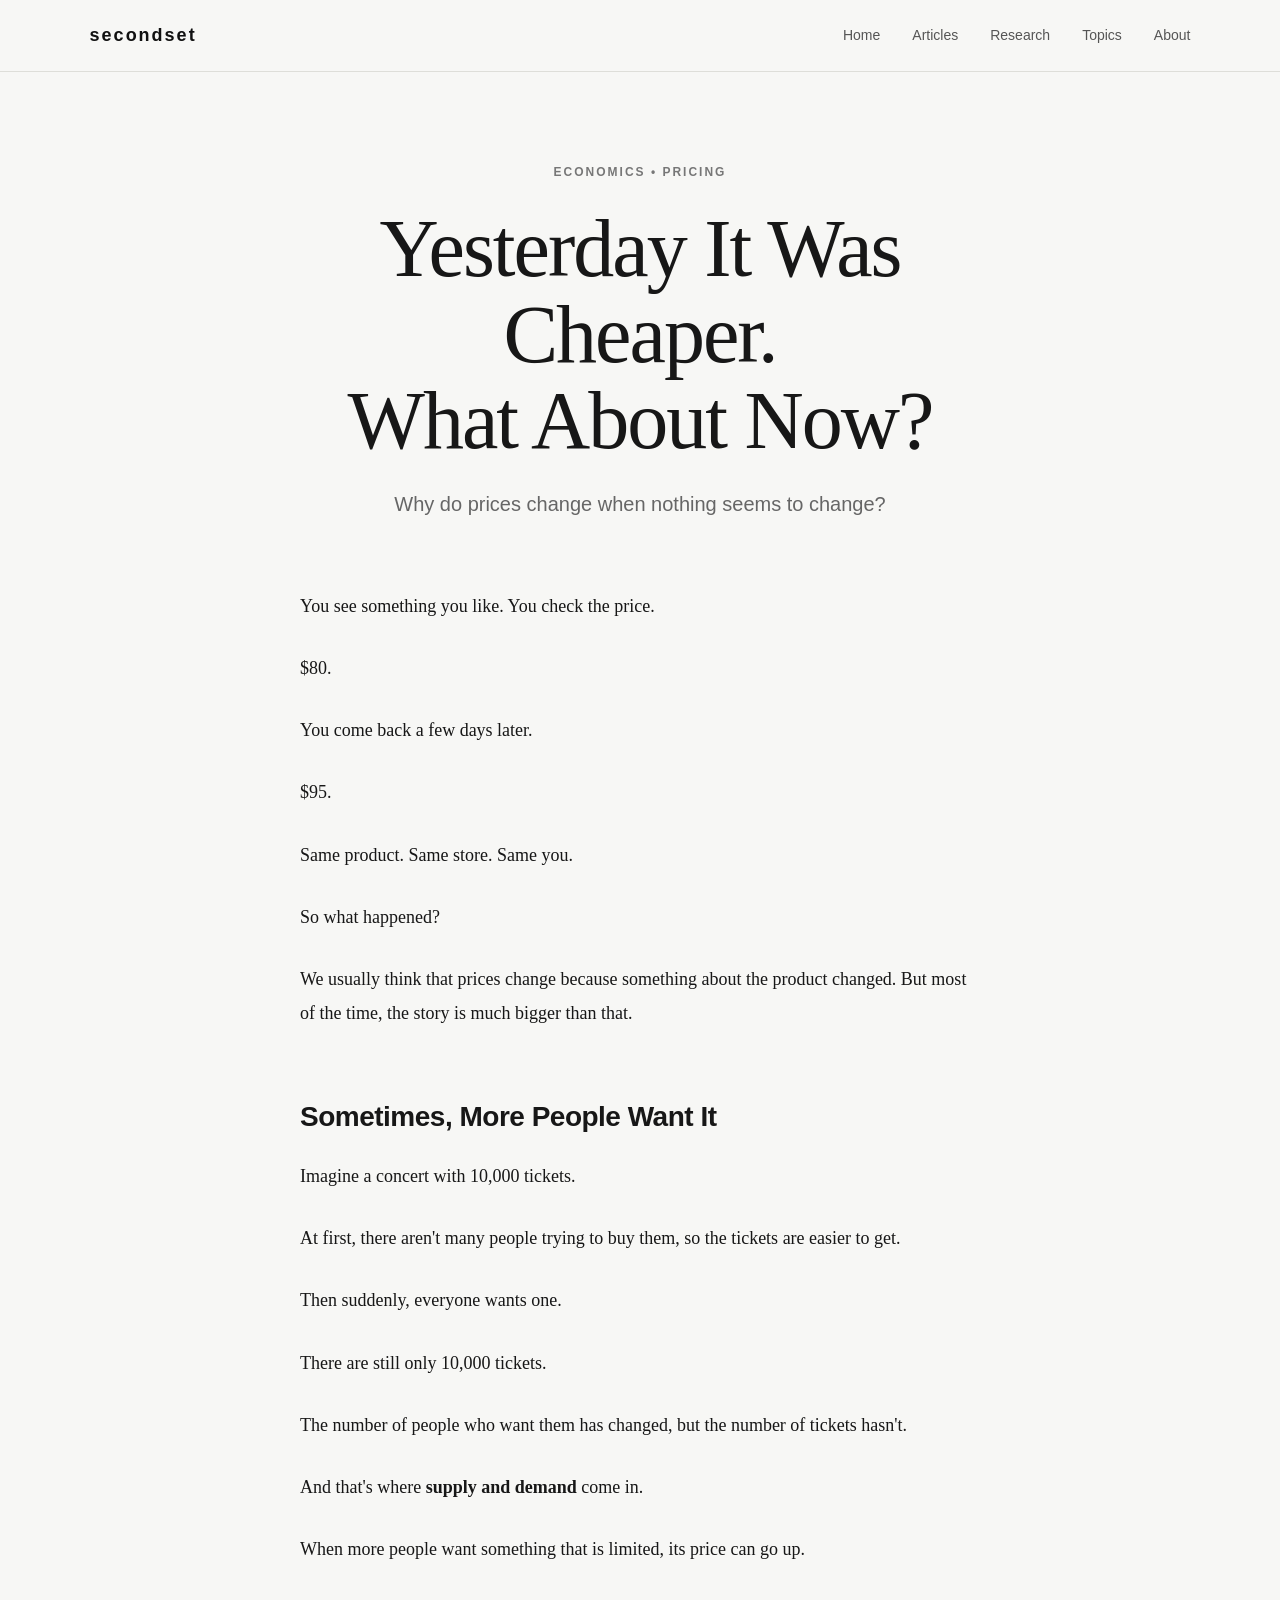
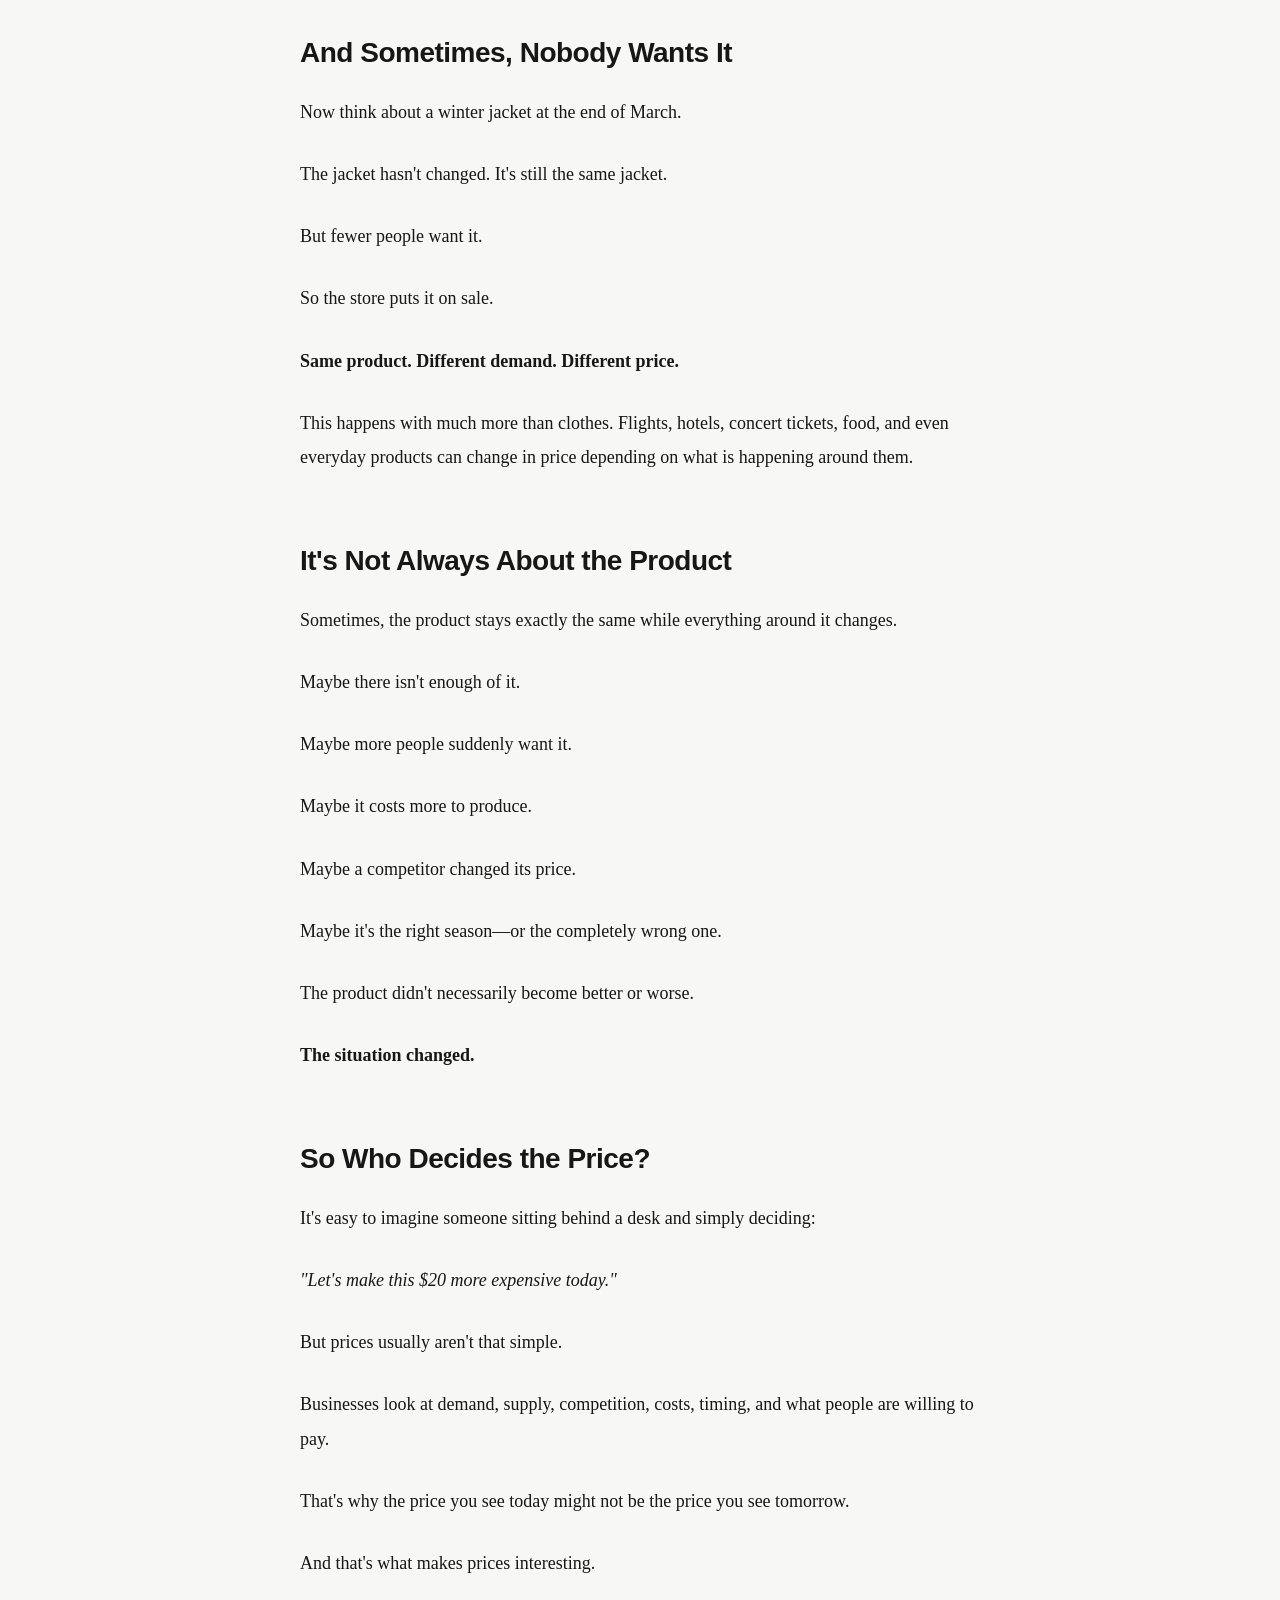
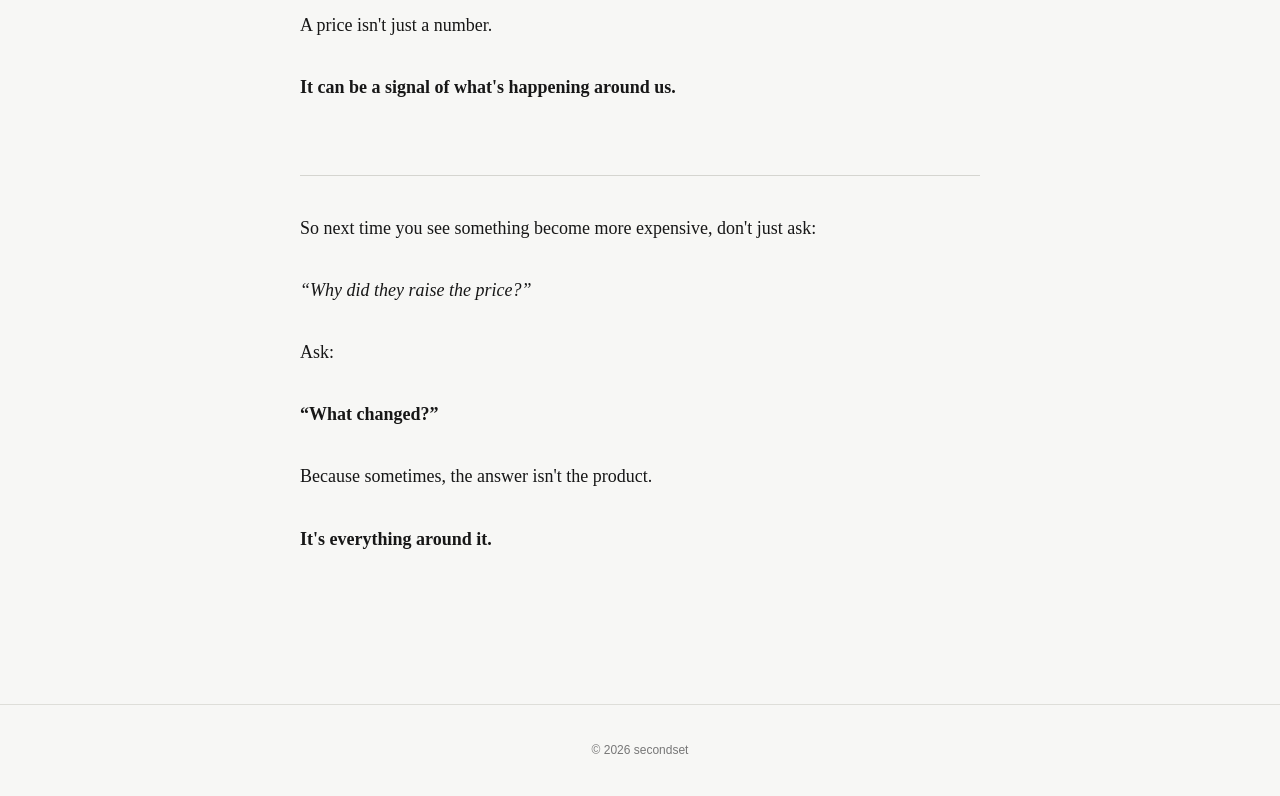
<file: price-changes.html>
<!DOCTYPE html>
<html lang="en">

<head>
    <meta charset="UTF-8">
    <meta name="viewport" content="width=device-width, initial-scale=1.0">

    <title>Yesterday it was cheaper, What about now? | secondset</title>

    <link rel="stylesheet" href="article.css">
</head>

<body>

    <!-- NAVIGATION -->

    <header class="navbar">

        <a href="index.html" class="logo">
            secondset
        </a>

        <nav>
    <a href="index.html">Home</a>
    <a href="articles.html">Articles</a>
    <a href="index.html#research">Research</a>
    <a href="topics.html">Topics</a>
    <a href="about.html">About</a>
</nav>
        </nav>

    </header>


    <!-- ARTICLE -->

    <main class="article-container">

        <article>

            <header class="article-header">

                <p class="article-category">
                    ECONOMICS • PRICING
                </p>

                <h1>
                    Yesterday It Was Cheaper.<br>
                    What About Now?
                </h1>

                <p class="article-subtitle">
                    Why do prices change when nothing seems to change?
                </p>

            </header>


            <div class="article-content">


                <p>
                    You see something you like. You check the price.
                </p>

                <p>
                    $80.
                </p>

                <p>
                    You come back a few days later.
                </p>

                <p>
                    $95.
                </p>

                <p>
                    Same product. Same store. Same you.
                </p>

                <p>
                    So what happened?
                </p>

                <p>
                    We usually think that prices change because something
                    about the product changed. But most of the time, the story
                    is much bigger than that.
                </p>


                <h2>
                    Sometimes, More People Want It
                </h2>

                <p>
                    Imagine a concert with 10,000 tickets.
                </p>

                <p>
                    At first, there aren't many people trying to buy them,
                    so the tickets are easier to get.
                </p>

                <p>
                    Then suddenly, everyone wants one.
                </p>

                <p>
                    There are still only 10,000 tickets.
                </p>

                <p>
                    The number of people who want them has changed, but the
                    number of tickets hasn't.
                </p>

                <p>
                    And that's where <strong>supply and demand</strong> come in.
                </p>

                <p>
                    When more people want something that is limited, its price
                    can go up.
                </p>


                <h2>
                    And Sometimes, Nobody Wants It
                </h2>

                <p>
                    Now think about a winter jacket at the end of March.
                </p>

                <p>
                    The jacket hasn't changed. It's still the same jacket.
                </p>

                <p>
                    But fewer people want it.
                </p>

                <p>
                    So the store puts it on sale.
                </p>

                <p>
                    <strong>
                        Same product. Different demand. Different price.
                    </strong>
                </p>

                <p>
                    This happens with much more than clothes. Flights,
                    hotels, concert tickets, food, and even everyday products
                    can change in price depending on what is happening around
                    them.
                </p>


                <h2>
                    It's Not Always About the Product
                </h2>

                <p>
                    Sometimes, the product stays exactly the same while
                    everything around it changes.
                </p>

                <p>
                    Maybe there isn't enough of it.
                </p>

                <p>
                    Maybe more people suddenly want it.
                </p>

                <p>
                    Maybe it costs more to produce.
                </p>

                <p>
                    Maybe a competitor changed its price.
                </p>

                <p>
                    Maybe it's the right season—or the completely wrong one.
                </p>

                <p>
                    The product didn't necessarily become better or worse.
                </p>

                <p>
                    <strong>
                        The situation changed.
                    </strong>
                </p>


                <h2>
                    So Who Decides the Price?
                </h2>

                <p>
                    It's easy to imagine someone sitting behind a desk and
                    simply deciding:
                </p>

                <p>
                    <em>
                        "Let's make this $20 more expensive today."
                    </em>
                </p>

                <p>
                    But prices usually aren't that simple.
                </p>

                <p>
                    Businesses look at demand, supply, competition, costs,
                    timing, and what people are willing to pay.
                </p>

                <p>
                    That's why the price you see today might not be the price
                    you see tomorrow.
                </p>

                <p>
                    And that's what makes prices interesting.
                </p>

                <p>
                    A price isn't just a number.
                </p>

                <p>
                    <strong>
                        It can be a signal of what's happening around us.
                    </strong>
                </p>


                <div class="article-ending">

                    <p>
                        So next time you see something become more expensive,
                        don't just ask:
                    </p>

                    <p>
                        <em>
                            “Why did they raise the price?”
                        </em>
                    </p>

                    <p>
                        Ask:
                    </p>

                    <p>
                        <strong>
                            “What changed?”
                        </strong>
                    </p>

                    <p>
                        Because sometimes, the answer isn't the product.
                    </p>

                    <p>
                        It's everything around it.
                    </p>

                </div>

            </div>

        </article>

    </main>


    <!-- FOOTER -->

    <footer>

        <p>
            © 2026 secondset
        </p>

    </footer>

</body>

</html>
</file>
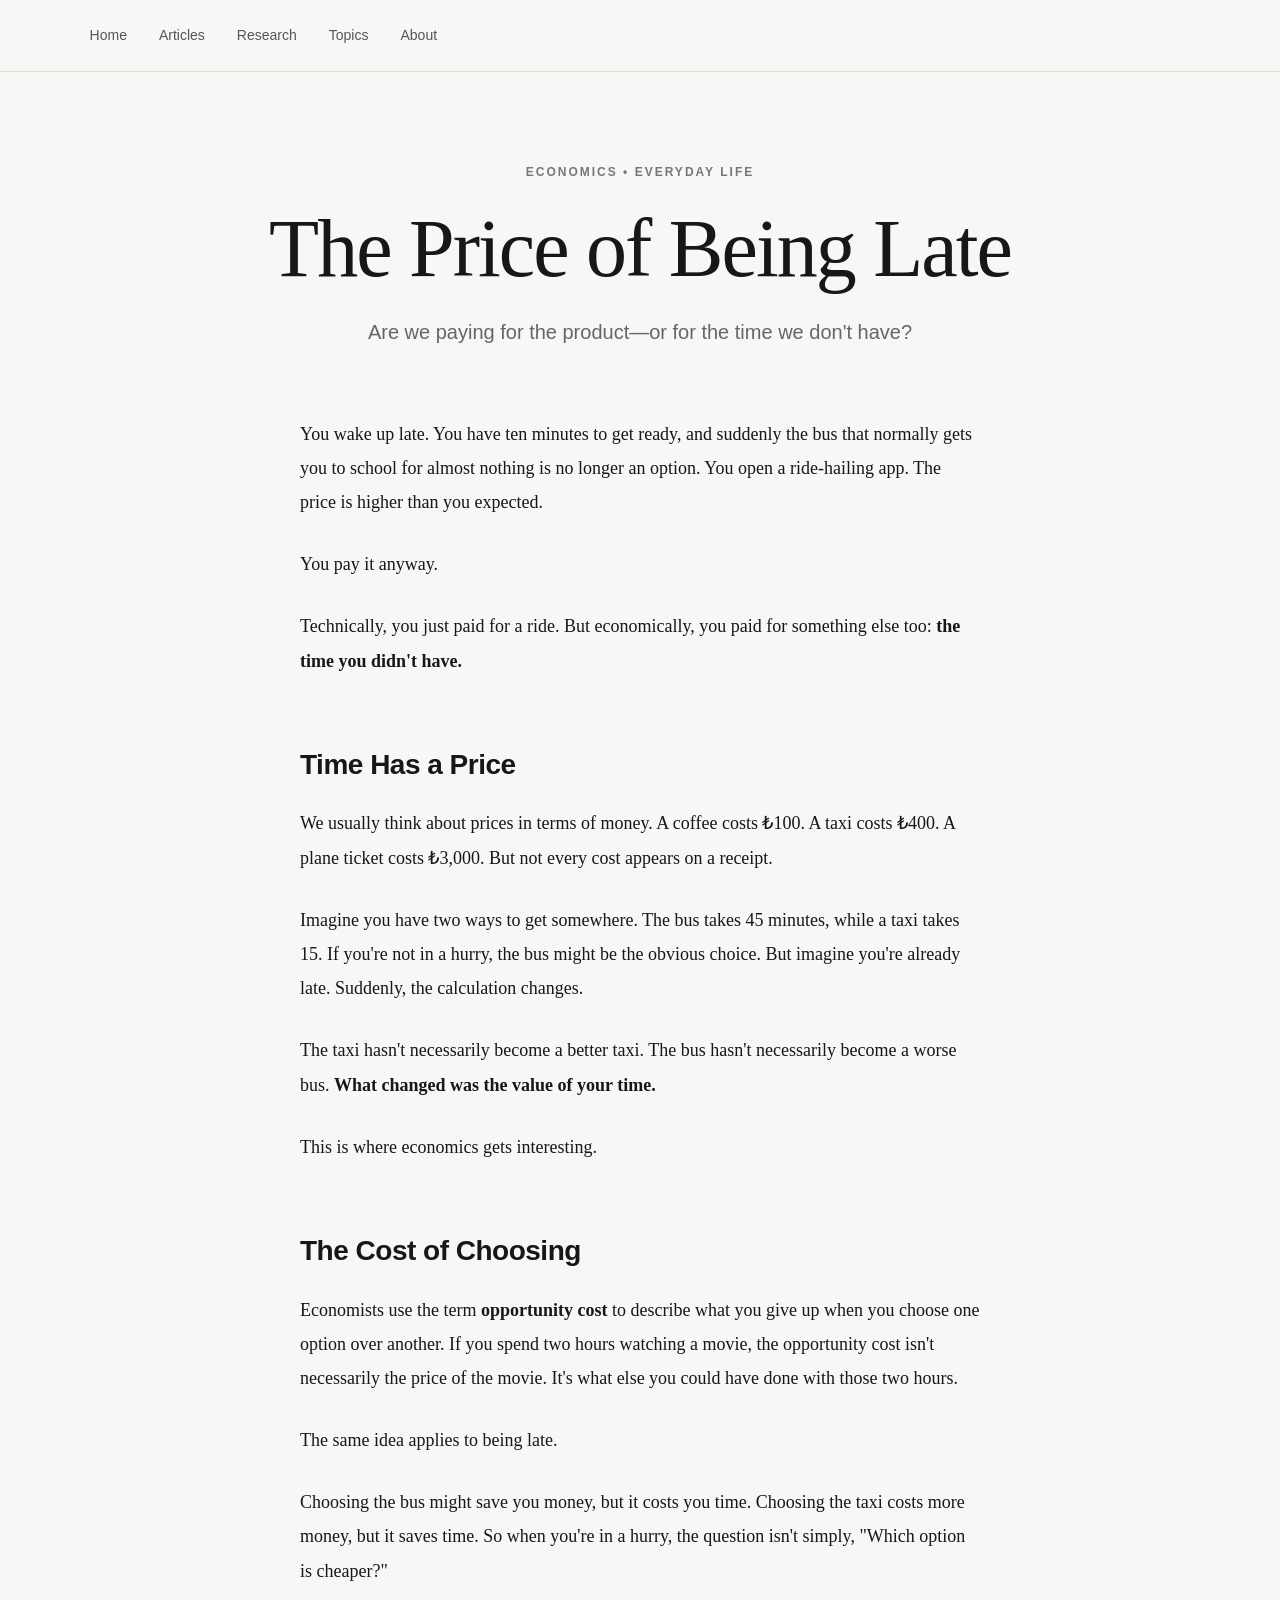
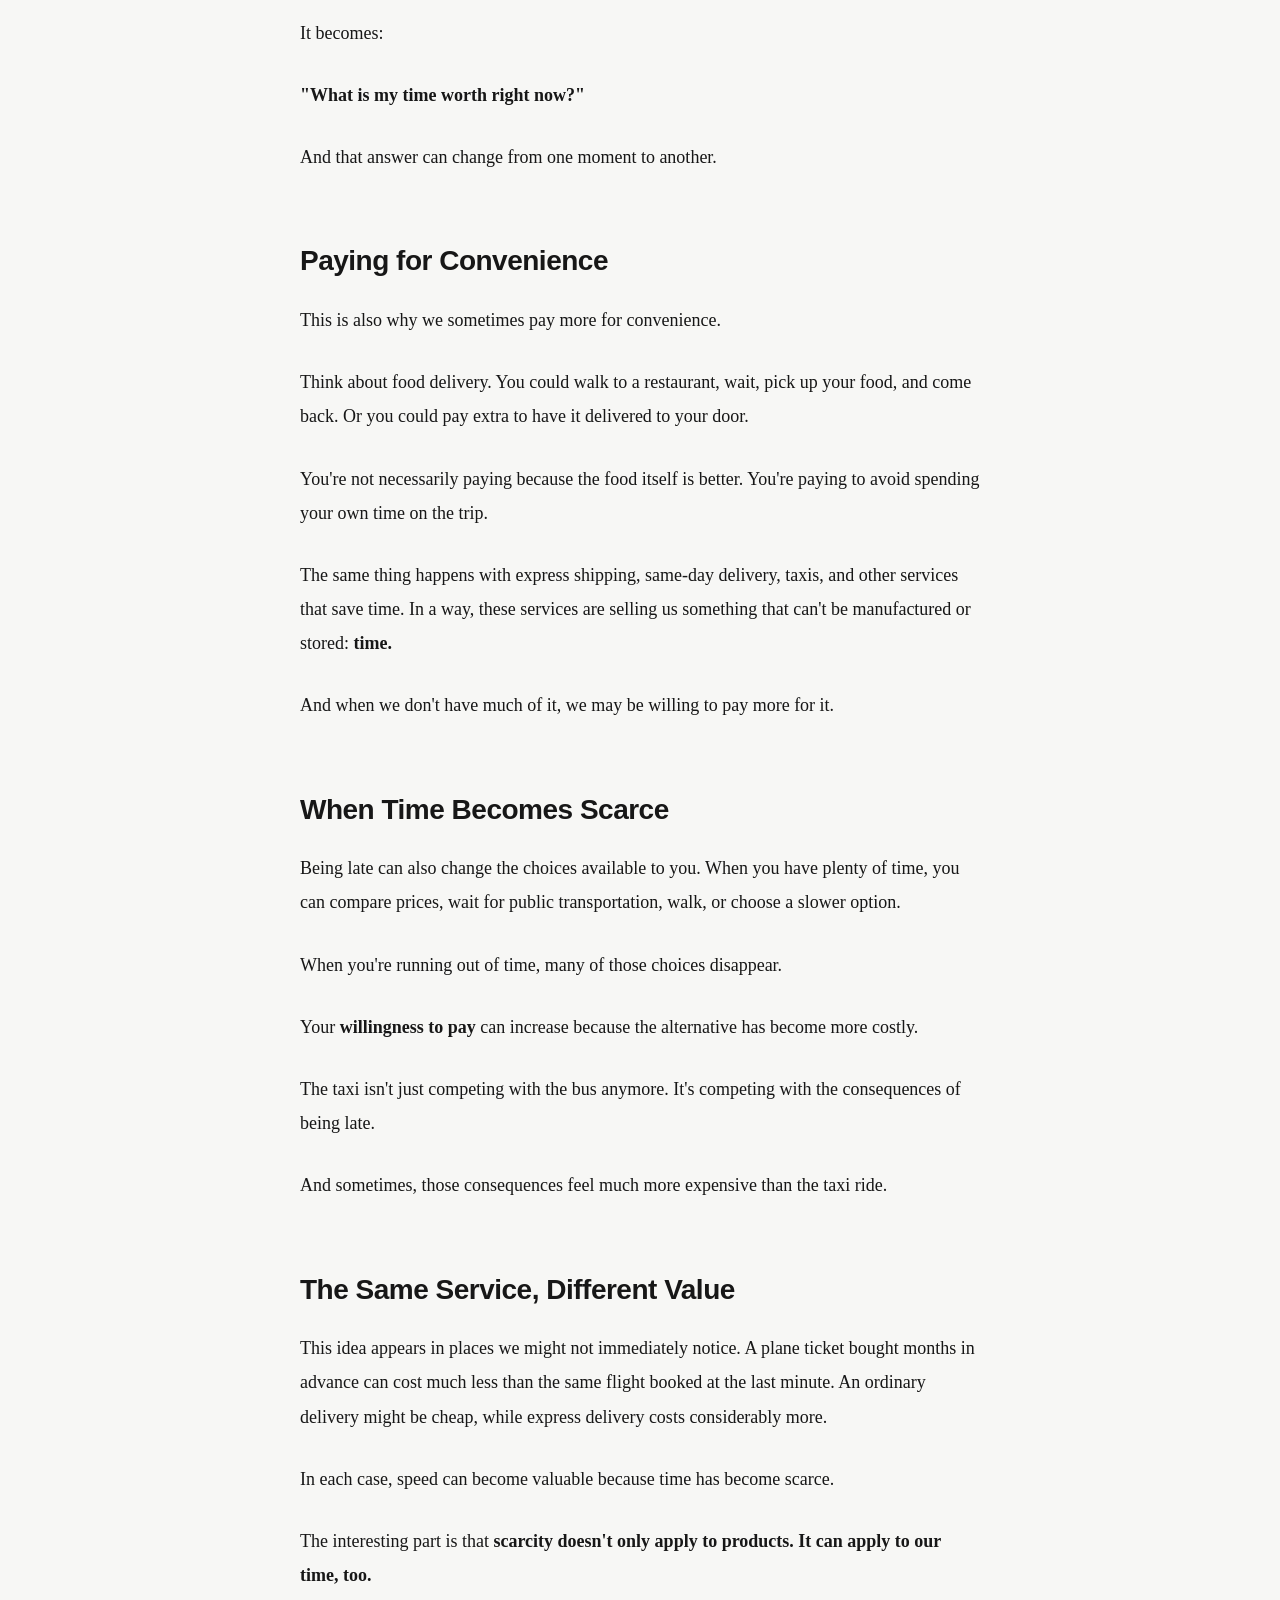
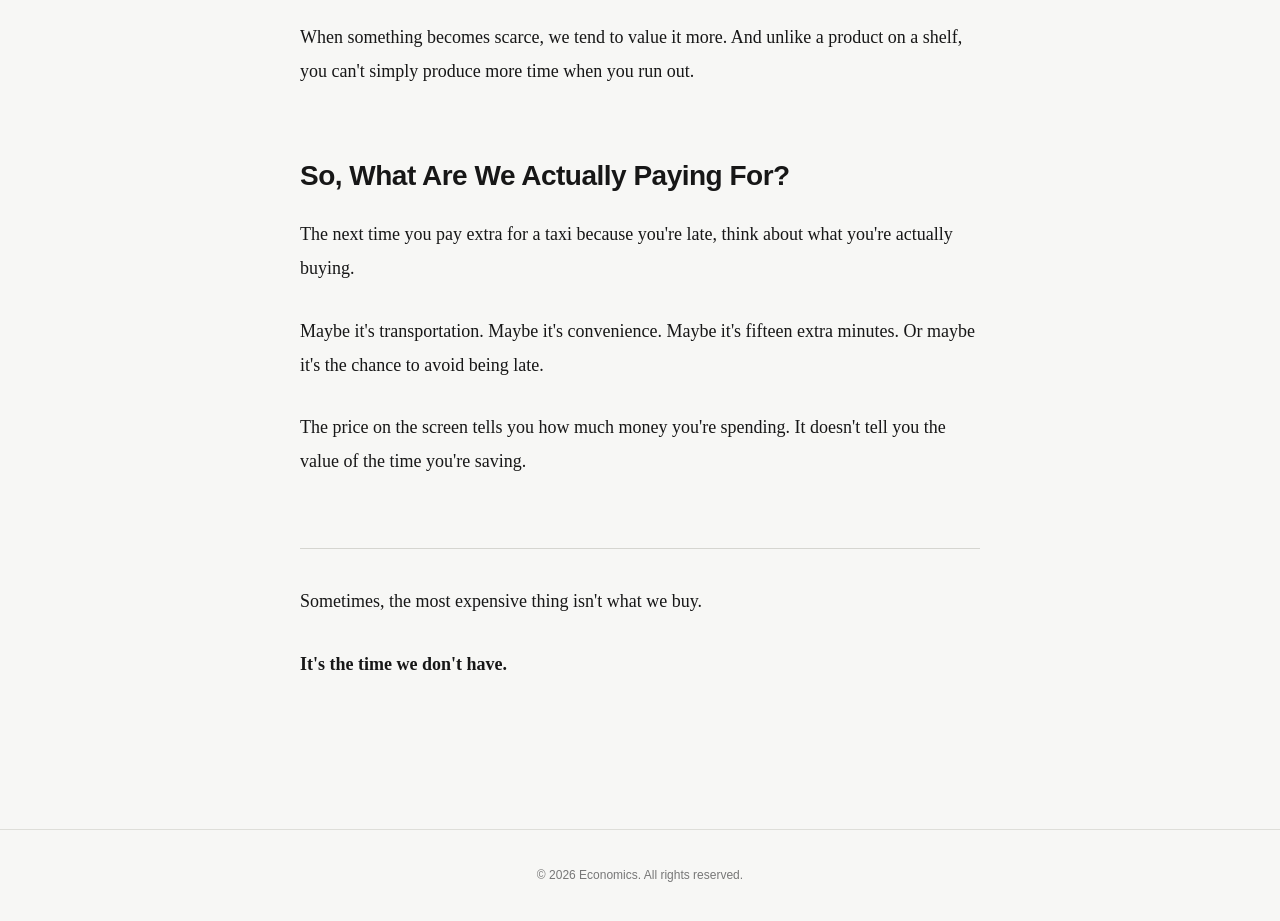
<file: price-of-being-late.html>
<!DOCTYPE html>
<html lang="en">
<head>
    <meta charset="UTF-8">
    <meta name="viewport" content="width=device-width, initial-scale=1.0">

    <title>The Price of Being Late | Economics</title>

    <link rel="stylesheet" href="article.css">
</head>

<body>

    <!-- NAVIGATION -->
    <header class="navbar">

        <nav>
            <a href="index.html">Home</a>
            <a href="articles.html">Articles</a>
            <a href="index.html#research">Research</a>
            <a href="topics.html">Topics</a>
            <a href="about.html">About</a>
        </nav>

    </header>


    <!-- ARTICLE -->
    <main class="article-container">

        <article>

            <header class="article-header">

                <p class="article-category">
                    ECONOMICS • EVERYDAY LIFE
                </p>

                <h1>
                    The Price of Being Late
                </h1>

                <p class="article-subtitle">
                    Are we paying for the product—or for the time we don't have?
                </p>

            </header>


            <div class="article-content">

                <p>
                    You wake up late. You have ten minutes to get ready, and suddenly
                    the bus that normally gets you to school for almost nothing is no
                    longer an option. You open a ride-hailing app. The price is higher
                    than you expected.
                </p>

                <p>
                    You pay it anyway.
                </p>

                <p>
                    Technically, you just paid for a ride. But economically, you paid
                    for something else too: <strong>the time you didn't have.</strong>
                </p>


                <h2>Time Has a Price</h2>

                <p>
                    We usually think about prices in terms of money. A coffee costs
                    ₺100. A taxi costs ₺400. A plane ticket costs ₺3,000. But not every
                    cost appears on a receipt.
                </p>

                <p>
                    Imagine you have two ways to get somewhere. The bus takes 45 minutes,
                    while a taxi takes 15. If you're not in a hurry, the bus might be
                    the obvious choice. But imagine you're already late. Suddenly, the
                    calculation changes.
                </p>

                <p>
                    The taxi hasn't necessarily become a better taxi. The bus hasn't
                    necessarily become a worse bus. <strong>What changed was the value
                    of your time.</strong>
                </p>

                <p>
                    This is where economics gets interesting.
                </p>


                <h2>The Cost of Choosing</h2>

                <p>
                    Economists use the term <strong>opportunity cost</strong> to describe
                    what you give up when you choose one option over another. If you
                    spend two hours watching a movie, the opportunity cost isn't
                    necessarily the price of the movie. It's what else you could have
                    done with those two hours.
                </p>

                <p>
                    The same idea applies to being late.
                </p>

                <p>
                    Choosing the bus might save you money, but it costs you time.
                    Choosing the taxi costs more money, but it saves time. So when
                    you're in a hurry, the question isn't simply, "Which option is
                    cheaper?"
                </p>

                <p>
                    It becomes:
                </p>

                <p>
                    <strong>"What is my time worth right now?"</strong>
                </p>

                <p>
                    And that answer can change from one moment to another.
                </p>


                <h2>Paying for Convenience</h2>

                <p>
                    This is also why we sometimes pay more for convenience.
                </p>

                <p>
                    Think about food delivery. You could walk to a restaurant, wait,
                    pick up your food, and come back. Or you could pay extra to have
                    it delivered to your door.
                </p>

                <p>
                    You're not necessarily paying because the food itself is better.
                    You're paying to avoid spending your own time on the trip.
                </p>

                <p>
                    The same thing happens with express shipping, same-day delivery,
                    taxis, and other services that save time. In a way, these services
                    are selling us something that can't be manufactured or stored:
                    <strong>time.</strong>
                </p>

                <p>
                    And when we don't have much of it, we may be willing to pay more
                    for it.
                </p>


                <h2>When Time Becomes Scarce</h2>

                <p>
                    Being late can also change the choices available to you. When you
                    have plenty of time, you can compare prices, wait for public
                    transportation, walk, or choose a slower option.
                </p>

                <p>
                    When you're running out of time, many of those choices disappear.
                </p>

                <p>
                    Your <strong>willingness to pay</strong> can increase because the
                    alternative has become more costly.
                </p>

                <p>
                    The taxi isn't just competing with the bus anymore. It's competing
                    with the consequences of being late.
                </p>

                <p>
                    And sometimes, those consequences feel much more expensive than
                    the taxi ride.
                </p>


                <h2>The Same Service, Different Value</h2>

                <p>
                    This idea appears in places we might not immediately notice. A
                    plane ticket bought months in advance can cost much less than the
                    same flight booked at the last minute. An ordinary delivery might
                    be cheap, while express delivery costs considerably more.
                </p>

                <p>
                    In each case, speed can become valuable because time has become
                    scarce.
                </p>

                <p>
                    The interesting part is that <strong>scarcity doesn't only apply
                    to products. It can apply to our time, too.</strong>
                </p>

                <p>
                    When something becomes scarce, we tend to value it more. And unlike
                    a product on a shelf, you can't simply produce more time when you
                    run out.
                </p>


                <h2>So, What Are We Actually Paying For?</h2>

                <p>
                    The next time you pay extra for a taxi because you're late, think
                    about what you're actually buying.
                </p>

                <p>
                    Maybe it's transportation. Maybe it's convenience. Maybe it's
                    fifteen extra minutes. Or maybe it's the chance to avoid being late.
                </p>

                <p>
                    The price on the screen tells you how much money you're spending.
                    It doesn't tell you the value of the time you're saving.
                </p>


                <div class="article-ending">

                    <p>
                        Sometimes, the most expensive thing isn't what we buy.
                    </p>

                    <p>
                        It's the time we don't have.
                    </p>

                </div>

            </div>

        </article>

    </main>


    <!-- FOOTER -->
    <footer>
        <p>© 2026 Economics. All rights reserved.</p>
    </footer>

</body>
</html
</file>
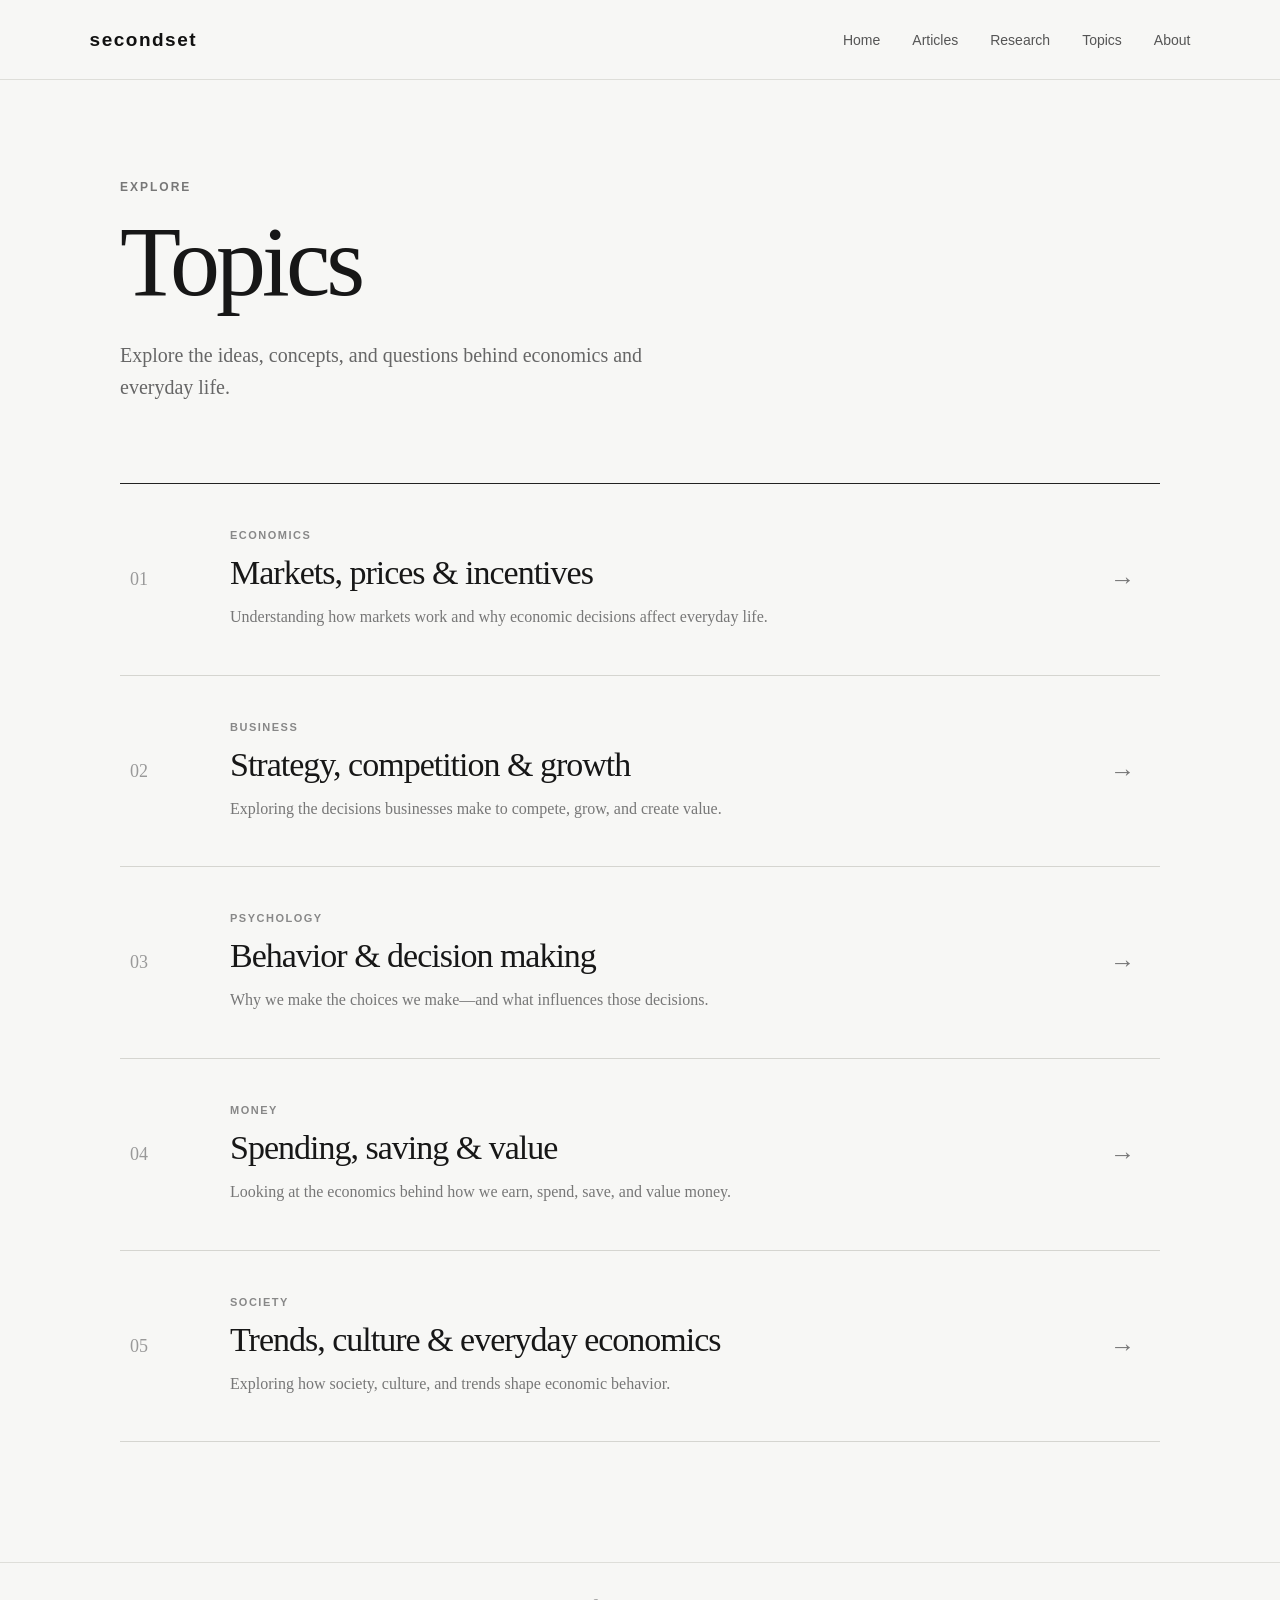
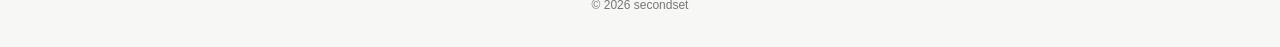
<file: topics.html>
<!DOCTYPE html>
<html lang="en">

<head>
    <meta charset="UTF-8">
    <meta name="viewport" content="width=device-width, initial-scale=1.0">

    <title>Topics | secondset</title>

    <link rel="stylesheet" href="topics.css">
</head>

<body>

    <!-- NAVIGATION -->

    <header class="navbar">

        <a href="index.html" class="logo">
            secondset
        </a>

        <nav>
            <a href="index.html">Home</a>
            <a href="articles.html">Articles</a>
            <a href="index.html#research">Research</a>
            <a href="topics.html">Topics</a>
            <a href="about.html">About</a>
        </nav>

    </header>


    <!-- TOPICS -->

    <main class="topics-page">

        <section class="topics-header">

            <p class="eyebrow">
                EXPLORE
            </p>

            <h1>Topics</h1>

            <p>
                Explore the ideas, concepts, and questions behind
                economics and everyday life.
            </p>

        </section>


        <section class="topics-grid">


            <!-- ECONOMICS -->

            <a href="#" class="topic-card">

                <span class="topic-number">
                    01
                </span>

                <div>

                    <p class="topic-label">
                        ECONOMICS
                    </p>

                    <h2>
                        Markets, prices & incentives
                    </h2>

                    <p class="topic-description">
                        Understanding how markets work and why
                        economic decisions affect everyday life.
                    </p>

                </div>

                <span class="topic-arrow">
                    →
                </span>

            </a>


            <!-- BUSINESS -->

            <a href="#" class="topic-card">

                <span class="topic-number">
                    02
                </span>

                <div>

                    <p class="topic-label">
                        BUSINESS
                    </p>

                    <h2>
                        Strategy, competition & growth
                    </h2>

                    <p class="topic-description">
                        Exploring the decisions businesses make
                        to compete, grow, and create value.
                    </p>

                </div>

                <span class="topic-arrow">
                    →
                </span>

            </a>


            <!-- PSYCHOLOGY -->

            <a href="#" class="topic-card">

                <span class="topic-number">
                    03
                </span>

                <div>

                    <p class="topic-label">
                        PSYCHOLOGY
                    </p>

                    <h2>
                        Behavior & decision making
                    </h2>

                    <p class="topic-description">
                        Why we make the choices we make—and
                        what influences those decisions.
                    </p>

                </div>

                <span class="topic-arrow">
                    →
                </span>

            </a>


            <!-- MONEY -->

            <a href="#" class="topic-card">

                <span class="topic-number">
                    04
                </span>

                <div>

                    <p class="topic-label">
                        MONEY
                    </p>

                    <h2>
                        Spending, saving & value
                    </h2>

                    <p class="topic-description">
                        Looking at the economics behind how
                        we earn, spend, save, and value money.
                    </p>

                </div>

                <span class="topic-arrow">
                    →
                </span>

            </a>


            <!-- SOCIETY -->

            <a href="#" class="topic-card">

                <span class="topic-number">
                    05
                </span>

                <div>

                    <p class="topic-label">
                        SOCIETY
                    </p>

                    <h2>
                        Trends, culture & everyday economics
                    </h2>

                    <p class="topic-description">
                        Exploring how society, culture, and
                        trends shape economic behavior.
                    </p>

                </div>

                <span class="topic-arrow">
                    →
                </span>

            </a>


        </section>

    </main>


    <!-- FOOTER -->

    <footer>

        <p>
            © 2026 secondset
        </p>

    </footer>

</body>

</html>
</file>
<file: style.css>
* {
    margin: 0;
    padding: 0;
    box-sizing: border-box;
}

body {
    font-family: Arial, Helvetica, sans-serif;
    background: #fafafa;
    color: #111;
}

/* NAVBAR */

header {
    height: 80px;
    display: flex;
    align-items: center;
    justify-content: space-between;
    padding: 0 8%;
    border-bottom: 1px solid #e5e5e5;
    background: white;
}

.logo {
    font-size: 25px;
    font-weight: 700;
    letter-spacing: -1px;
}

.logo span {
    color: #d90429;
}

nav {
    display: flex;
    gap: 32px;
}

nav a {
    text-decoration: none;
    color: #222;
    font-size: 14px;
}

nav a:hover {
    color: #d90429;
}

/* HERO */

.hero {
    max-width: 1000px;
    margin: 0 auto;
    padding: 120px 20px 130px;
}

.small-title {
    color: #d90429;
    font-size: 12px;
    font-weight: 700;
    letter-spacing: 2px;
    margin-bottom: 25px;
}

.hero h1 {
    font-size: 72px;
    line-height: 1.02;
    letter-spacing: -4px;
    max-width: 800px;
}

.hero h1 span {
    color: #d90429;
}

.description {
    margin-top: 30px;
    max-width: 500px;
    color: #666;
    font-size: 17px;
    line-height: 1.6;
}

button {
    margin-top: 35px;
    background: #d90429;
    color: white;
    border: none;
    padding: 15px 25px;
    font-size: 14px;
    font-weight: 600;
    cursor: pointer;
}

button:hover {
    background: #b80323;
}

/* ARTICLES */

.articles {
    border-top: 1px solid #ddd;
    padding: 100px 8% 120px;
    background: white;
    margin-top: 60px;
}

.section-title {
    text-align: center;
    margin-bottom: 65px;
}

.section-title h2 {
    font-family: Georgia, "Times New Roman", serif;
    font-size: 58px;
    font-weight: 400;
    letter-spacing: -3px;
    line-height: 1;
}

.article-grid {
    display: grid;
    grid-template-columns: repeat(3, 1fr);
    gap: 25px;
    max-width: 1100px;
    margin: 0 auto;
}

.article-link {
    text-decoration: none;
    color: #111;
    display: block;
}

.article-link:visited {
    color: #111;
}

.article-link article {
    cursor: pointer;
}

article {
    border: 1px solid #ddd;
    padding: 30px;
    min-height: 230px;
    transition: 0.2s;
}

article:hover {
    border-color: #d90429;
    transform: translateY(-3px);
}

article p {
    color: #d90429;
    font-size: 11px;
    font-weight: 700;
    letter-spacing: 1.5px;
    margin-bottom: 25px;
}

article h3 {
    color: #111;
    font-size: 22px;
    line-height: 1.3;
    margin-bottom: 35px;
}

article span {
    color: #888;
    font-size: 12px;
}

/* FOOTER */

footer {
    padding: 30px 8%;
    border-top: 1px solid #ddd;
    color: #777;
    font-size: 12px;
}

/* MOBILE */

@media (max-width: 700px) {

    header {
        padding: 0 5%;
    }

    nav {
        gap: 12px;
    }

    nav a {
        font-size: 12px;
    }

    .hero {
        padding: 80px 20px;
    }

    .hero h1 {
        font-size: 48px;
        letter-spacing: -2px;
    }

    .article-grid {
        grid-template-columns: 1fr;
    }
}


/* =========================
   RESEARCH
========================= */

/* =========================
   RESEARCH
========================= */

.research {
    padding: 120px 8% 140px;
    background: #fafafa;
    border-top: 1px solid #ddd;
}

.research-intro {
    width: 100%;
    margin: 0;
    padding: 0;
    text-align: center;
}

.research-label {
    font-family: Georgia, "Times New Roman", serif;
    font-size: 60px;
    font-weight: 400;
    letter-spacing: -3px;
    color: #111;
    margin: 0 0 25px;
}

.research-intro h2 {
    font-family: Georgia, "Times New Roman", serif;
    font-size: 36px;
    font-weight: 400;
    letter-spacing: -3px;
    line-height: 1;
    color: #111;
    margin: 0;
}


/* MOBILE */

@media (max-width: 700px) {

    .articles {
        padding: 80px 5% 90px;
    }

    .section-title {
        margin-bottom: 45px;
    }

    .section-title h2 {
        font-size: 42px;
    }

    .article-grid {
        grid-template-columns: 1fr;
    }

    .research {
        padding: 80px 5% 90px;
    }

    .research-label {
        font-size: 13px;
        margin-bottom: 20px;
    }

    .research-intro h2 {
        font-size: 42px;
    }
}


/* Mobile */

@media (max-width: 700px) {

    .research {
        padding: 70px 5% 80px;
    }

    .research-intro {
        flex-direction: column;
        gap: 30px;
    }

    .research-intro h2 {
        font-size: 34px;
    }

    .research-description {
        align-self: auto;
    }

    .research-grid {
        grid-template-columns: 1fr;
    }
}

/* ARTICLE LINKS */

.article-link {
    text-decoration: none;
    color: inherit;
    display: block;
}

.article-link article {
    cursor: pointer;
}

.article-link article {
    color: #111;
}

.article-link article h3 {
    color: #111;
}

.article-link article p {
    color: #d90429;
}

.article-link article span {
    color: #888;
}
@media (max-width: 600px) {

    header {
        height: auto;
        min-height: 80px;
        padding: 18px 6%;
        flex-direction: column;
        gap: 15px;
        align-items: center;
    }

    .logo {
        font-size: 24px;
    }

    nav {
        display: flex;
        gap: 22px;
        flex-wrap: wrap;
        justify-content: center;
    }

    nav a {
        font-size: 13px;
    }

    .hero {
        padding: 70px 6% 80px;
    }

    .hero h1 {
        font-size: 46px;
        line-height: 1.05;
        letter-spacing: -2px;
    }

    .description {
        font-size: 16px;
    }
}
</file>
<file: about.css>
/* =========================
   RESET
========================= */

* {
    margin: 0;
    padding: 0;
    box-sizing: border-box;
}

body {
    background: #f7f7f5;
    color: #171717;
    font-family: Arial, Helvetica, sans-serif;
}


/* =========================
   NAVBAR
========================= */

.navbar {
    height: 80px;
    padding: 0 7%;

    display: flex;
    align-items: center;
    justify-content: space-between;

    border-bottom: 1px solid #deded9;
}

.logo {
    font-size: 19px;
    font-weight: 800;
    letter-spacing: 1.5px;

    color: #111;
    text-decoration: none;
}

.navbar nav {
    display: flex;
    gap: 32px;
}

.navbar nav a {
    color: #555;
    text-decoration: none;
    font-size: 14px;

    transition: color 0.2s ease;
}

.navbar nav a:hover {
    color: #111;
}


/* =========================
   PAGE
========================= */

.about-page {
    max-width: 1100px;
    margin: 0 auto;

    padding: 100px 30px 120px;
}


/* =========================
   HERO
========================= */

.about-hero {
    max-width: 850px;

    padding-bottom: 110px;
}

.eyebrow {
    font-size: 12px;
    font-weight: 700;

    letter-spacing: 2px;

    color: #777;

    margin-bottom: 25px;
}

.about-hero h1 {
    font-family: Georgia, "Times New Roman", serif;

    font-size: clamp(60px, 9vw, 110px);

    font-weight: 400;

    letter-spacing: -5px;

    line-height: 0.95;

    margin-bottom: 40px;
}

.about-hero h1 span {
    color: #d71920;
}
}

.intro {
    max-width: 650px;

    font-family: Georgia, "Times New Roman", serif;

    font-size: 23px;

    line-height: 1.6;

    color: #555;
}


/* =========================
   ABOUT SECTIONS
========================= */

.about-section {
    display: grid;

    grid-template-columns: 220px 1fr;

    gap: 70px;

    padding: 80px 0;

    border-top: 1px solid #222;
}

.section-label {
    font-size: 11px;
    font-weight: 700;

    letter-spacing: 2px;

    color: #777;
}

.section-content {
    max-width: 650px;
}

.section-content h2 {
    font-family: Georgia, "Times New Roman", serif;

    font-size: 45px;

    font-weight: 400;

    letter-spacing: -2px;

    line-height: 1.1;

    margin-bottom: 35px;
}

.section-content > p {
    font-family: Georgia, "Times New Roman", serif;

    font-size: 18px;

    line-height: 1.8;

    margin-bottom: 22px;

    color: #444;
}


/* =========================
   WHAT WE DO
========================= */

.about-item {
    display: grid;

    grid-template-columns: 45px 1fr;

    gap: 20px;

    padding: 30px 0;

    border-bottom: 1px solid #d5d5d0;
}

.about-item:first-child {
    padding-top: 0;
}

.about-item > span {
    font-family: Georgia, "Times New Roman", serif;

    color: #999;

    font-size: 16px;
}

.about-item h3 {
    font-family: Georgia, "Times New Roman", serif;

    font-size: 25px;

    font-weight: 400;

    margin-bottom: 10px;
}

.about-item p {
    font-family: Georgia, "Times New Roman", serif;

    font-size: 16px;

    line-height: 1.7;

    color: #777;
}


/* =========================
   PHILOSOPHY
========================= */

.philosophy {
    margin-top: 50px;

    padding: 100px 0;

    border-top: 1px solid #222;
}

.philosophy h2 {
    font-family: Georgia, "Times New Roman", serif;

    font-size: clamp(55px, 8vw, 95px);

    font-weight: 400;

    letter-spacing: -4px;

    line-height: 0.95;

    margin-bottom: 35px;
}

.philosophy > p:last-child {
    max-width: 550px;

    font-family: Georgia, "Times New Roman", serif;

    font-size: 20px;

    line-height: 1.6;

    color: #666;
}


/* =========================
   FOOTER
========================= */

footer {
    padding: 35px;

    border-top: 1px solid #deded9;

    text-align: center;

    font-size: 12px;

    color: #777;
}


/* =========================
   MOBILE
========================= */

@media (max-width: 700px) {

    .navbar {
        padding: 0 20px;
    }

    .navbar nav {
        gap: 15px;
    }

    .navbar nav a {
        font-size: 12px;
    }


    .about-page {
        padding: 70px 20px 80px;
    }


    .about-hero {
        padding-bottom: 80px;
    }


    .about-hero h1 {
        font-size: 64px;
        letter-spacing: -3px;
    }


    .intro {
        font-size: 18px;
    }


    .about-section {
        grid-template-columns: 1fr;

        gap: 35px;

        padding: 60px 0;
    }


    .section-content h2 {
        font-size: 36px;
    }


    .section-content > p {
        font-size: 17px;
    }


    .philosophy {
        padding: 80px 0;
    }


    .philosophy h2 {
        font-size: 65px;
    }


}
</file>
<file: article.css>
/* =========================
   GLOBAL
========================= */

* {
    margin: 0;
    padding: 0;
    box-sizing: border-box;
}

body {
    background: #f7f7f5;
    color: #171717;
    font-family: Georgia, "Times New Roman", serif;
    line-height: 1.8;
}


/* =========================
   NAVBAR
========================= */

.navbar {
    height: 72px;
    padding: 0 7%;
    display: flex;
    align-items: center;
    justify-content: space-between;

    background: #f7f7f5;
    border-bottom: 1px solid #deded9;
}

.logo {
    font-family: Arial, Helvetica, sans-serif;
    font-size: 18px;
    font-weight: 800;
    letter-spacing: 2px;
    color: #111;
    text-decoration: none;
}

.navbar nav {
    display: flex;
    gap: 32px;
}

.navbar nav a {
    font-family: Arial, Helvetica, sans-serif;
    font-size: 14px;
    color: #555;
    text-decoration: none;
    transition: 0.2s ease;
}

.navbar nav a:hover {
    color: #111;
}


/* =========================
   ARTICLE HEADER
========================= */

.article-container {
    max-width: 900px;
    margin: 0 auto;
    padding: 90px 30px 120px;
}

.article-header {
    max-width: 780px;
    margin: 0 auto 70px;
    text-align: center;
}

.article-category {
    font-family: Arial, Helvetica, sans-serif;
    font-size: 12px;
    font-weight: 700;
    letter-spacing: 2px;
    color: #777;
    margin-bottom: 22px;
}

.article-header h1 {
    font-family: Georgia, "Times New Roman", serif;
    font-size: clamp(48px, 7vw, 82px);
    line-height: 1.05;
    font-weight: 500;
    letter-spacing: -2px;
    margin-bottom: 25px;
}

.article-subtitle {
    font-family: Arial, Helvetica, sans-serif;
    font-size: 20px;
    line-height: 1.5;
    color: #666;
}


/* =========================
   ARTICLE CONTENT
========================= */

.article-content {
    max-width: 680px;
    margin: 0 auto;
}

.article-content p {
    font-size: 18px;
    line-height: 1.9;
    margin-bottom: 28px;
}

.article-content h2 {
    font-family: Arial, Helvetica, sans-serif;
    font-size: 28px;
    line-height: 1.2;
    margin-top: 70px;
    margin-bottom: 25px;
    letter-spacing: -0.5px;
}


/* =========================
   ARTICLE ENDING
========================= */

.article-ending {
    margin-top: 70px;
    padding-top: 35px;
    border-top: 1px solid #d5d5d0;
}

.article-ending p:last-child {
    font-weight: 600;
}


/* =========================
   FOOTER
========================= */

footer {
    border-top: 1px solid #deded9;
    padding: 35px 20px;
    text-align: center;
    font-family: Arial, Helvetica, sans-serif;
    font-size: 12px;
    color: #777;
}


/* =========================
   MOBILE
========================= */

@media (max-width: 700px) {

    .navbar {
        padding: 0 20px;
    }

    .navbar nav {
        gap: 15px;
    }

    .navbar nav a {
        font-size: 12px;
    }

    .article-container {
        padding: 60px 20px 80px;
    }

    .article-header {
        margin-bottom: 50px;
    }

    .article-header h1 {
        font-size: 48px;
    }

    .article-subtitle {
        font-size: 17px;
    }

    .article-content p {
        font-size: 17px;
        line-height: 1.8;
    }

    .article-content h2 {
        font-size: 24px;
        margin-top: 55px;
    }
}
</file>
<file: articles.css>
/* =========================
   RESET
========================= */

* {
    margin: 0;
    padding: 0;
    box-sizing: border-box;
}

body {
    background: #f7f7f5;
    color: #171717;
    font-family: Arial, Helvetica, sans-serif;
}


/* =========================
   NAVBAR
========================= */

.navbar {
    height: 80px;
    padding: 0 7%;

    display: flex;
    align-items: center;
    justify-content: space-between;

    border-bottom: 1px solid #deded9;
}

.logo {
    font-size: 19px;
    font-weight: 800;
    letter-spacing: 1.5px;

    color: #111;
    text-decoration: none;
}

.navbar nav {
    display: flex;
    gap: 32px;
}

.navbar nav a {
    color: #555;
    text-decoration: none;
    font-size: 14px;

    transition: color 0.2s ease;
}

.navbar nav a:hover {
    color: #111;
}


/* =========================
   PAGE HEADER
========================= */

.articles-page {
    max-width: 1100px;
    margin: 0 auto;

    padding: 100px 30px 120px;
}

.articles-header {
    max-width: 750px;
    margin-bottom: 90px;
}

.articles-header .category {
    font-size: 12px;
    font-weight: 700;
    letter-spacing: 2px;

    color: #777;

    margin-bottom: 20px;
}

.articles-header h1 {
    font-family: Georgia, "Times New Roman", serif;

    font-size: clamp(60px, 8vw, 100px);
    font-weight: 400;

    letter-spacing: -4px;
    line-height: 0.95;

    margin-bottom: 30px;
}

.articles-header > p:last-child {
    max-width: 600px;

    font-family: Georgia, "Times New Roman", serif;

    font-size: 20px;
    line-height: 1.6;

    color: #666;
}


/* =========================
   ARTICLE LIST
========================= */

.article-list {
    border-top: 1px solid #222;
}


/* =========================
   ARTICLE CARD
========================= */

.article-card {
    display: grid;

    grid-template-columns: 80px 1fr 40px;

    gap: 30px;

    align-items: center;

    padding: 45px 10px;

    border-bottom: 1px solid #d5d5d0;

    color: inherit;
    text-decoration: none;

    transition:
        padding 0.25s ease,
        background 0.25s ease;
}

.article-card:hover {
    padding-left: 25px;
    padding-right: 25px;

    background: #eeeeea;
}


/* =========================
   ARTICLE NUMBER
========================= */

.article-number {
    font-family: Georgia, "Times New Roman", serif;

    font-size: 18px;

    color: #999;
}


/* =========================
   ARTICLE INFO
========================= */

.article-info .article-category {
    font-size: 11px;
    font-weight: 700;

    letter-spacing: 1.5px;

    color: #888;

    margin-bottom: 12px;
}

.article-info h2 {
    font-family: Georgia, "Times New Roman", serif;

    font-size: 34px;
    font-weight: 400;

    letter-spacing: -1px;
    line-height: 1.15;

    margin-bottom: 12px;
}

.description {
    max-width: 650px;

    font-family: Georgia, "Times New Roman", serif;

    font-size: 16px;
    line-height: 1.6;

    color: #777;
}


/* =========================
   ARROW
========================= */

.arrow {
    font-size: 25px;

    color: #777;

    transition:
        transform 0.2s ease,
        color 0.2s ease;
}

.article-card:hover .arrow {
    transform: translateX(6px);
    color: #111;
}


/* =========================
   FOOTER
========================= */

footer {
    padding: 35px;

    border-top: 1px solid #deded9;

    text-align: center;

    font-size: 12px;

    color: #777;
}


/* =========================
   MOBILE
========================= */

@media (max-width: 700px) {

    .navbar {
        padding: 0 20px;
    }

    .navbar nav {
        gap: 15px;
    }

    .navbar nav a {
        font-size: 12px;
    }


    .articles-page {
        padding: 70px 20px 80px;
    }


    .articles-header {
        margin-bottom: 60px;
    }


    .articles-header h1 {
        font-size: 64px;
        letter-spacing: -3px;
    }


    .articles-header > p:last-child {
        font-size: 17px;
    }


    .article-card {
        grid-template-columns: 40px 1fr 25px;

        gap: 15px;

        padding: 30px 0;
    }


    .article-info h2 {
        font-size: 25px;
    }


    .description {
        font-size: 15px;
    }


    .article-card:hover {
        padding-left: 10px;
        padding-right: 10px;
    }
}.article-link {
    color: #171717;
    text-decoration: none;
}

.article-link:visited {
    color: #171717;
}

.article-link:hover {
    color: #171717;
}

.article-link article {
    color: #171717;
}
</file>
<file: topics.css>
* {
    margin: 0;
    padding: 0;
    box-sizing: border-box;
}

body {
    background: #f7f7f5;
    color: #171717;
    font-family: Arial, Helvetica, sans-serif;
}


/* NAVBAR */

.navbar {
    height: 80px;
    padding: 0 7%;

    display: flex;
    align-items: center;
    justify-content: space-between;

    border-bottom: 1px solid #deded9;
}

.logo {
    font-size: 19px;
    font-weight: 800;
    letter-spacing: 1.5px;

    color: #111;
    text-decoration: none;
}

.navbar nav {
    display: flex;
    gap: 32px;
}

.navbar nav a {
    color: #555;
    text-decoration: none;
    font-size: 14px;

    transition: color 0.2s ease;
}

.navbar nav a:hover {
    color: #111;
}


/* PAGE */

.topics-page {
    max-width: 1100px;
    margin: 0 auto;

    padding: 100px 30px 120px;
}


/* HEADER */

.topics-header {
    max-width: 750px;
    margin-bottom: 80px;
}

.eyebrow {
    font-size: 12px;
    font-weight: 700;
    letter-spacing: 2px;
    color: #777;

    margin-bottom: 20px;
}

.topics-header h1 {
    font-family: Georgia, "Times New Roman", serif;

    font-size: clamp(60px, 8vw, 100px);
    font-weight: 400;

    letter-spacing: -4px;
    line-height: 0.95;

    margin-bottom: 30px;
}

.topics-header > p:last-child {
    max-width: 600px;

    font-family: Georgia, "Times New Roman", serif;

    font-size: 20px;
    line-height: 1.6;

    color: #666;
}


/* TOPIC GRID */

.topics-grid {
    border-top: 1px solid #222;
}


/* TOPIC CARD */

.topic-card {
    display: grid;

    grid-template-columns: 70px 1fr 40px;

    gap: 30px;

    align-items: center;

    padding: 45px 10px;

    border-bottom: 1px solid #d5d5d0;

    color: inherit;
    text-decoration: none;

    transition:
        background 0.25s ease,
        padding 0.25s ease;
}

.topic-card:hover {
    background: #eeeeea;

    padding-left: 25px;
    padding-right: 25px;
}


/* NUMBER */

.topic-number {
    font-family: Georgia, "Times New Roman", serif;

    font-size: 18px;

    color: #999;
}


/* CONTENT */

.topic-label {
    font-size: 11px;
    font-weight: 700;

    letter-spacing: 1.5px;

    color: #888;

    margin-bottom: 12px;
}

.topic-card h2 {
    font-family: Georgia, "Times New Roman", serif;

    font-size: 34px;
    font-weight: 400;

    letter-spacing: -1px;
    line-height: 1.15;

    margin-bottom: 12px;
}

.topic-description {
    max-width: 650px;

    font-family: Georgia, "Times New Roman", serif;

    font-size: 16px;
    line-height: 1.6;

    color: #777;
}


/* ARROW */

.topic-arrow {
    font-size: 25px;

    color: #777;

    transition:
        transform 0.2s ease,
        color 0.2s ease;
}

.topic-card:hover .topic-arrow {
    transform: translateX(6px);
    color: #111;
}


/* FOOTER */

footer {
    padding: 35px;

    border-top: 1px solid #deded9;

    text-align: center;

    font-size: 12px;

    color: #777;
}


/* MOBILE */

@media (max-width: 700px) {

    .navbar {
        padding: 0 20px;
    }

    .navbar nav {
        gap: 15px;
    }

    .navbar nav a {
        font-size: 12px;
    }

    .topics-page {
        padding: 70px 20px 80px;
    }

    .topics-header {
        margin-bottom: 60px;
    }

    .topics-header h1 {
        font-size: 64px;
        letter-spacing: -3px;
    }

    .topics-header > p:last-child {
        font-size: 17px;
    }

    .topic-card {
        grid-template-columns: 40px 1fr 25px;

        gap: 15px;

        padding: 30px 0;
    }

    .topic-card h2 {
        font-size: 25px;
    }

    .topic-description {
        font-size: 15px;
    }

    .topic-card:hover {
        padding-left: 10px;
        padding-right: 10px;
    }
}
</file>
